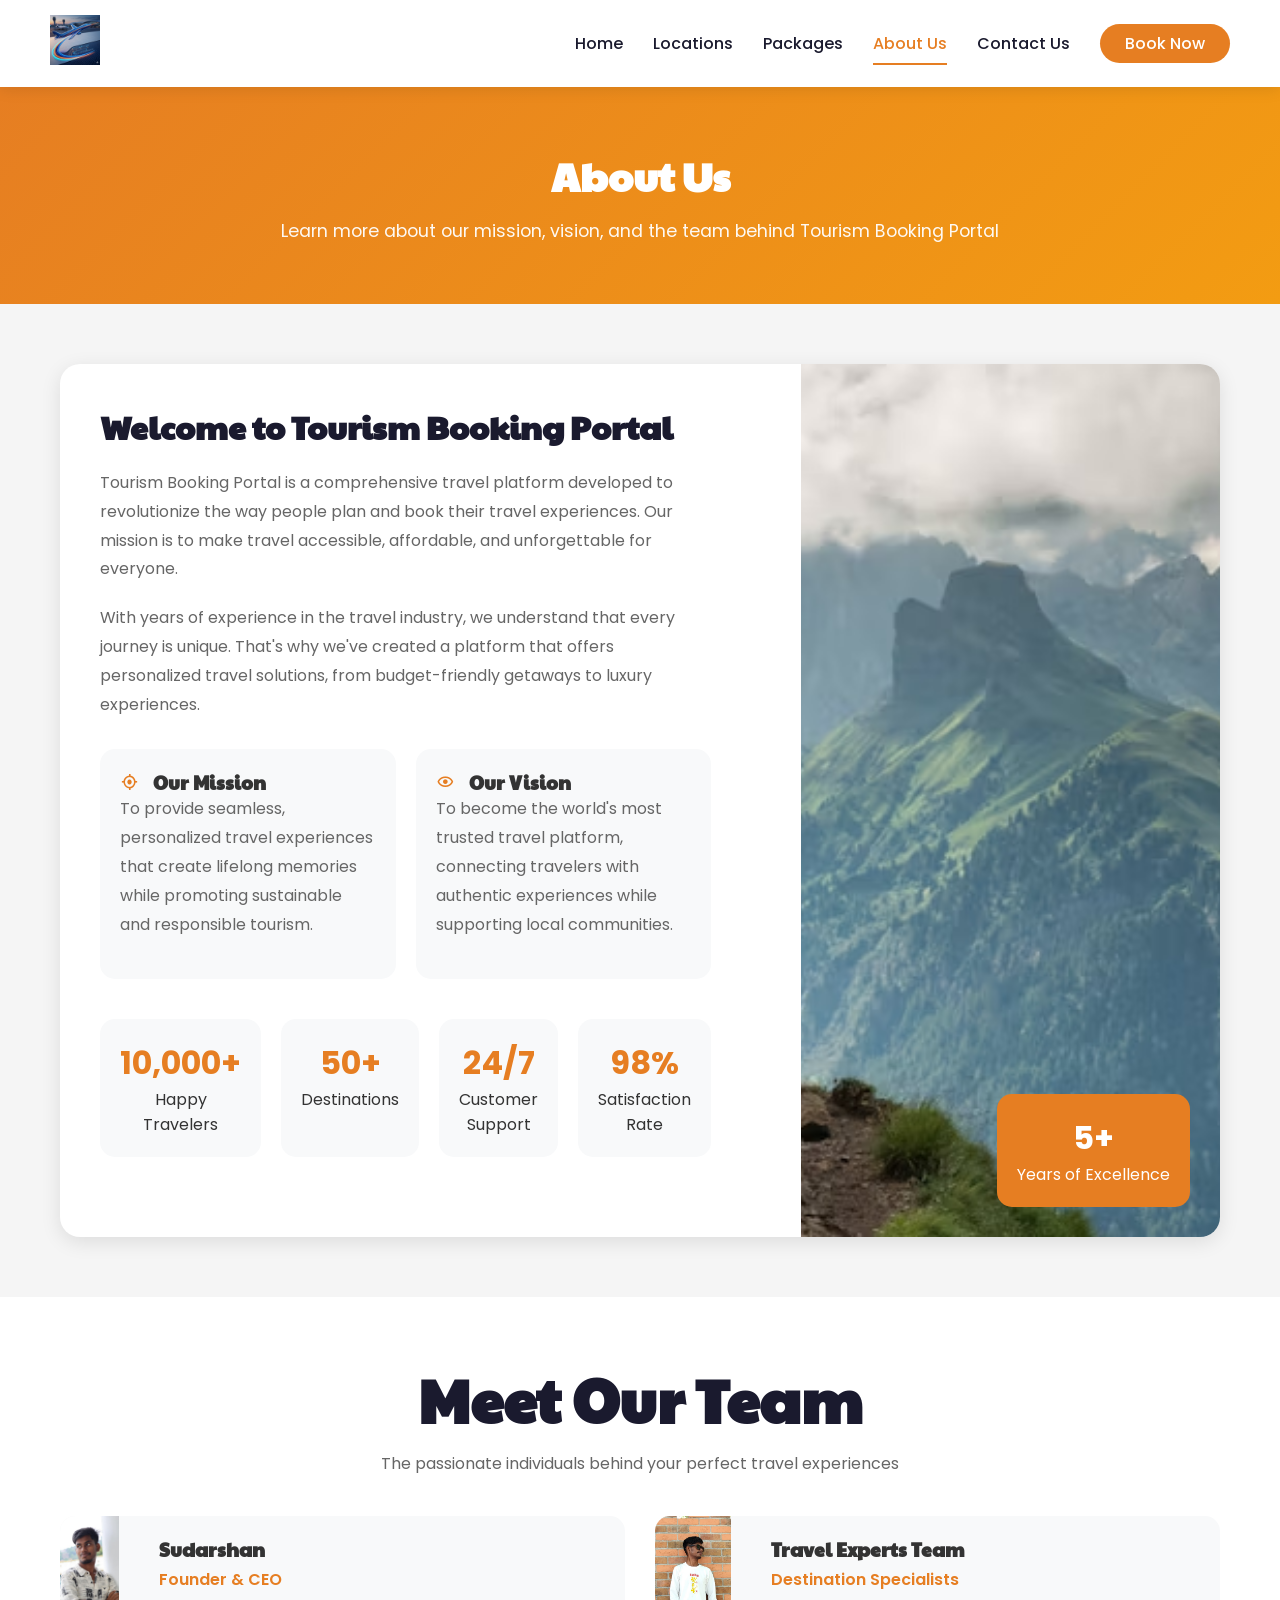
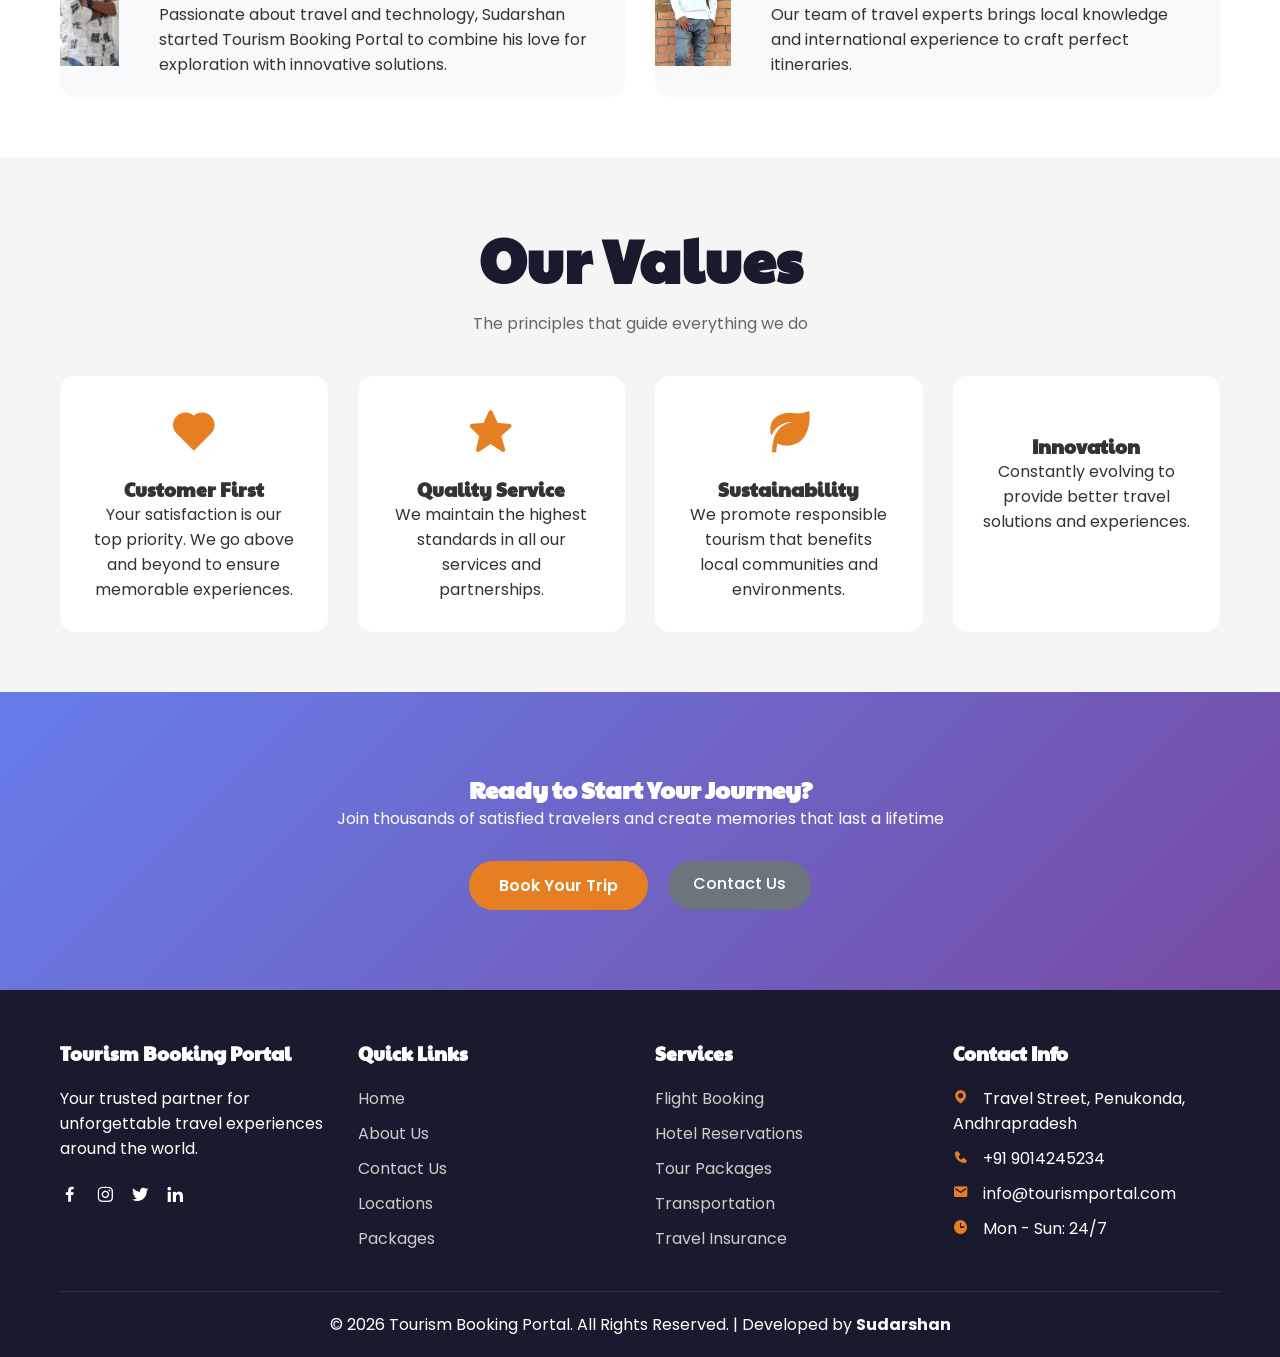
<file: about.html>
<!DOCTYPE html>
<html lang="en">
<head>
    <meta charset="UTF-8">
    <meta name="viewport" content="width=device-width, initial-scale=1.0">
    <title>About Us - Tourism Booking Portal</title>
    <link rel="icon" href="images/logo.png">
    <link rel="stylesheet" href="css/style.css">
    <link rel="preconnect" href="https://fonts.googleapis.com">
    <link rel="preconnect" href="https://fonts.gstatic.com" crossorigin>
    <link href="https://fonts.googleapis.com/css2?family=Paytone+One&family=Poppins:wght@100;200;300;400;500;600;700;800;900&display=swap" rel="stylesheet">
    <link rel="stylesheet" href="https://unpkg.com/boxicons@latest/css/boxicons.min.css">
    <style>
        .about-content {
            padding: 60px 0;
            background: #f5f5f5;
        }
        .about-main {
            display: grid;
            grid-template-columns: 1fr 1fr;
            gap: 50px;
            background: white;
            border-radius: 20px;
            overflow: hidden;
            box-shadow: 0 5px 20px rgba(0,0,0,0.1);
        }
        .about-text {
            padding: 40px;
        }
        .about-text h2 {
            font-size: 2rem;
            margin-bottom: 20px;
            color: #1a1a2e;
        }
        .about-text p {
            color: #666;
            line-height: 1.8;
            margin-bottom: 20px;
        }
        .mission-vision {
            display: grid;
            grid-template-columns: 1fr 1fr;
            gap: 20px;
            margin: 30px 0;
        }
        .mission, .vision {
            background: #f8f9fa;
            padding: 20px;
            border-radius: 15px;
        }
        .mission h3 i, .vision h3 i {
            color: #e67e22;
            margin-right: 10px;
        }
        .about-image {
            position: relative;
            min-height: 400px;
        }
        .about-image img {
            width: 100%;
            height: 100%;
            object-fit: cover;
        }
        .experience-badge {
            position: absolute;
            bottom: 30px;
            right: 30px;
            background: #e67e22;
            color: white;
            padding: 20px;
            border-radius: 15px;
            text-align: center;
        }
        .experience-badge .years {
            font-size: 2rem;
            font-weight: bold;
        }
        .stats-grid {
            display: grid;
            grid-template-columns: repeat(4, 1fr);
            gap: 20px;
            margin: 40px 0;
        }
        .stat-card {
            text-align: center;
            padding: 20px;
            background: #f8f9fa;
            border-radius: 15px;
        }
        .stat-number {
            font-size: 2rem;
            font-weight: bold;
            color: #e67e22;
        }
        .team-section {
            padding: 60px 0;
            background: white;
        }
        .team-grid {
            display: grid;
            grid-template-columns: repeat(auto-fit, minmax(300px, 1fr));
            gap: 30px;
            margin-top: 40px;
        }
        .team-member {
            display: flex;
            gap: 20px;
            background: #f8f9fa;
            border-radius: 15px;
            overflow: hidden;
        }
        .member-image {
            width: 150px;
            height: 150px;
        }
        .member-image img {
            width: 100%;
            height: 100%;
            object-fit: cover;
        }
        .member-info {
            padding: 20px;
        }
        .member-info h3 {
            margin-bottom: 5px;
        }
        .member-info .role {
            color: #e67e22;
            font-weight: 600;
            margin-bottom: 10px;
        }
        .values-section {
            padding: 60px 0;
            background: #f5f5f5;
        }
        .values-grid {
            display: grid;
            grid-template-columns: repeat(auto-fit, minmax(250px, 1fr));
            gap: 30px;
            margin-top: 40px;
        }
        .value-card {
            text-align: center;
            padding: 30px;
            background: white;
            border-radius: 15px;
            transition: transform 0.3s;
        }
        .value-card:hover {
            transform: translateY(-5px);
        }
        .value-card i {
            font-size: 50px;
            color: #e67e22;
            margin-bottom: 20px;
        }
        @media (max-width: 768px) {
            .about-main {
                grid-template-columns: 1fr;
            }
            .mission-vision {
                grid-template-columns: 1fr;
            }
            .stats-grid {
                grid-template-columns: repeat(2, 1fr);
            }
            .team-member {
                flex-direction: column;
                text-align: center;
            }
            .member-image {
                width: 100%;
                height: 200px;
            }
        }
    </style>
</head>
<body>
    <!-- Navigation -->
    <nav>
        <a href="index.html" class="logo-link">
            <img src="images/logo.png" class="logo" alt="Tourism Booking Portal">
        </a>
        <ul class="navbar">
            <li><a href="index.html">Home</a></li>
            <li><a href="locations.html">Locations</a></li>
            <li><a href="packages.html">Packages</a></li>
            <li><a href="about.html" class="active">About Us</a></li>
            <li><a href="contact.html">Contact Us</a></li>
            <li><a href="register.html" class="register-btn">Book Now</a></li>
        </ul>
        <div class="bx bx-menu" id="menu-icon"></div>
    </nav>

    <!-- Page Header -->
    <section class="page-header">
        <div class="container">
            <h1>About Us</h1>
            <p>Learn more about our mission, vision, and the team behind Tourism Booking Portal</p>
        </div>
    </section>

    <!-- About Content -->
    <section class="about-content">
        <div class="container">
            <div class="about-main">
                <div class="about-text">
                    <h2>Welcome to Tourism Booking Portal</h2>
                    <p>Tourism Booking Portal is a comprehensive travel platform developed to revolutionize the way people plan and book their travel experiences. Our mission is to make travel accessible, affordable, and unforgettable for everyone.</p>
                    <p>With years of experience in the travel industry, we understand that every journey is unique. That's why we've created a platform that offers personalized travel solutions, from budget-friendly getaways to luxury experiences.</p>
                    
                    <div class="mission-vision">
                        <div class="mission">
                            <h3><i class='bx bx-target-lock'></i> Our Mission</h3>
                            <p>To provide seamless, personalized travel experiences that create lifelong memories while promoting sustainable and responsible tourism.</p>
                        </div>
                        <div class="vision">
                            <h3><i class='bx bx-show'></i> Our Vision</h3>
                            <p>To become the world's most trusted travel platform, connecting travelers with authentic experiences while supporting local communities.</p>
                        </div>
                    </div>
                    
                    <div class="stats-grid">
                        <div class="stat-card">
                            <div class="stat-number">10,000+</div>
                            <div>Happy Travelers</div>
                        </div>
                        <div class="stat-card">
                            <div class="stat-number">50+</div>
                            <div>Destinations</div>
                        </div>
                        <div class="stat-card">
                            <div class="stat-number">24/7</div>
                            <div>Customer Support</div>
                        </div>
                        <div class="stat-card">
                            <div class="stat-number">98%</div>
                            <div>Satisfaction Rate</div>
                        </div>
                    </div>
                </div>
                <div class="about-image">
                    <img src="images/about-img.jpeg" alt="About Us" onerror="this.src='images/about-img.jpg'">
                    <div class="experience-badge">
                        <div class="years">5+</div>
                        <div>Years of Excellence</div>
                    </div>
                </div>
            </div>
        </div>
    </section>

    <!-- Team Section -->
    <section class="team-section">
        <div class="container">
            <div class="section-title">
                <h2>Meet Our Team</h2>
                <p>The passionate individuals behind your perfect travel experiences</p>
            </div>
            <div class="team-grid">
                <div class="team-member">
                    <div class="member-image">
                        <img src="images/team-founder.jpg" alt="Founder" onerror="this.src='images/bgimg.jpg'">
                    </div>
                    <div class="member-info">
                        <h3>Sudarshan</h3>
                        <p class="role">Founder & CEO</p>
                        <p>Passionate about travel and technology, Sudarshan started Tourism Booking Portal to combine his love for exploration with innovative solutions.</p>
                    </div>
                </div>
                <div class="team-member">
                    <div class="member-image">
                        <img src="images/team-expert.jpg" alt="Travel Expert" onerror="this.src='images/bgimg.jpg'">
                    </div>
                    <div class="member-info">
                        <h3>Travel Experts Team</h3>
                        <p class="role">Destination Specialists</p>
                        <p>Our team of travel experts brings local knowledge and international experience to craft perfect itineraries.</p>
                    </div>
                </div>
            </div>
        </div>
    </section>

    <!-- Values Section -->
    <section class="values-section">
        <div class="container">
            <div class="section-title">
                <h2>Our Values</h2>
                <p>The principles that guide everything we do</p>
            </div>
            <div class="values-grid">
                <div class="value-card">
                    <i class='bx bxs-heart'></i>
                    <h3>Customer First</h3>
                    <p>Your satisfaction is our top priority. We go above and beyond to ensure memorable experiences.</p>
                </div>
                <div class="value-card">
                    <i class='bx bxs-star'></i>
                    <h3>Quality Service</h3>
                    <p>We maintain the highest standards in all our services and partnerships.</p>
                </div>
                <div class="value-card">
                    <i class='bx bxs-leaf'></i>
                    <h3>Sustainability</h3>
                    <p>We promote responsible tourism that benefits local communities and environments.</p>
                </div>
                <div class="value-card">
                    <i class='bx bxs-innovation'></i>
                    <h3>Innovation</h3>
                    <p>Constantly evolving to provide better travel solutions and experiences.</p>
                </div>
            </div>
        </div>
    </section>

    <!-- CTA Section -->
    <section class="newsletter">
        <div class="container">
            <div class="newsletter-content">
                <h2>Ready to Start Your Journey?</h2>
                <p>Join thousands of satisfied travelers and create memories that last a lifetime</p>
                <div class="cta-buttons" style="display: flex; gap: 20px; justify-content: center; margin-top: 30px;">
                    <a href="register.html" class="btn">Book Your Trip</a>
                    <a href="contact.html" class="btn-secondary">Contact Us</a>
                </div>
            </div>
        </div>
    </section>

    <!-- Footer -->
    <footer>
        <div class="container">
            <div class="footer-content">
                <div class="footer-column">
                    <h3>Tourism Booking Portal</h3>
                    <p>Your trusted partner for unforgettable travel experiences around the world.</p>
                    <div class="social-links">
                        <a href="https://www.facebook.com/share/1Fr5RTMqN9/"><i class='bx bxl-facebook'></i></a>
                        <a href="https://www.instagram.com/sudarshan27_?igsh=NzQ1YjJlYm9oYTVn"><i class='bx bxl-instagram'></i></a>
                        <a href="#"><i class='bx bxl-twitter'></i></a>
                        <a href="https://www.linkedin.com/in/sudarshan27"><i class='bx bxl-linkedin'></i></a>
                    </div>
                </div>
                <div class="footer-column">
                    <h3>Quick Links</h3>
                    <ul class="footer-links">
                        <li><a href="index.html">Home</a></li>
                        <li><a href="about.html">About Us</a></li>
                        <li><a href="contact.html">Contact Us</a></li>
                        <li><a href="locations.html">Locations</a></li>
                        <li><a href="packages.html">Packages</a></li>
                    </ul>
                </div>
                <div class="footer-column">
                    <h3>Services</h3>
                    <ul class="footer-links">
                        <li><a href="#">Flight Booking</a></li>
                        <li><a href="#">Hotel Reservations</a></li>
                        <li><a href="#">Tour Packages</a></li>
                        <li><a href="#">Transportation</a></li>
                        <li><a href="#">Travel Insurance</a></li>
                    </ul>
                </div>
                <div class="footer-column">
                    <h3>Contact Info</h3>
                    <ul class="footer-contact">
                        <li><i class='bx bxs-map'></i> Travel Street, Penukonda, Andhrapradesh</li>
                        <li><i class='bx bxs-phone'></i> +91 9014245234</li>
                        <li><i class='bx bxs-envelope'></i> info@tourismportal.com</li>
                        <li><i class='bx bxs-time'></i> Mon - Sun: 24/7</li>
                    </ul>
                </div>
            </div>
            <div class="footer-bottom">
                <p>&copy; <span id="currentYear"></span> Tourism Booking Portal. All Rights Reserved. | Developed by <strong>Sudarshan</strong></p>
            </div>
        </div>
    </footer>

    <script src="js/main.js"></script>
</body>
</html>
</file>
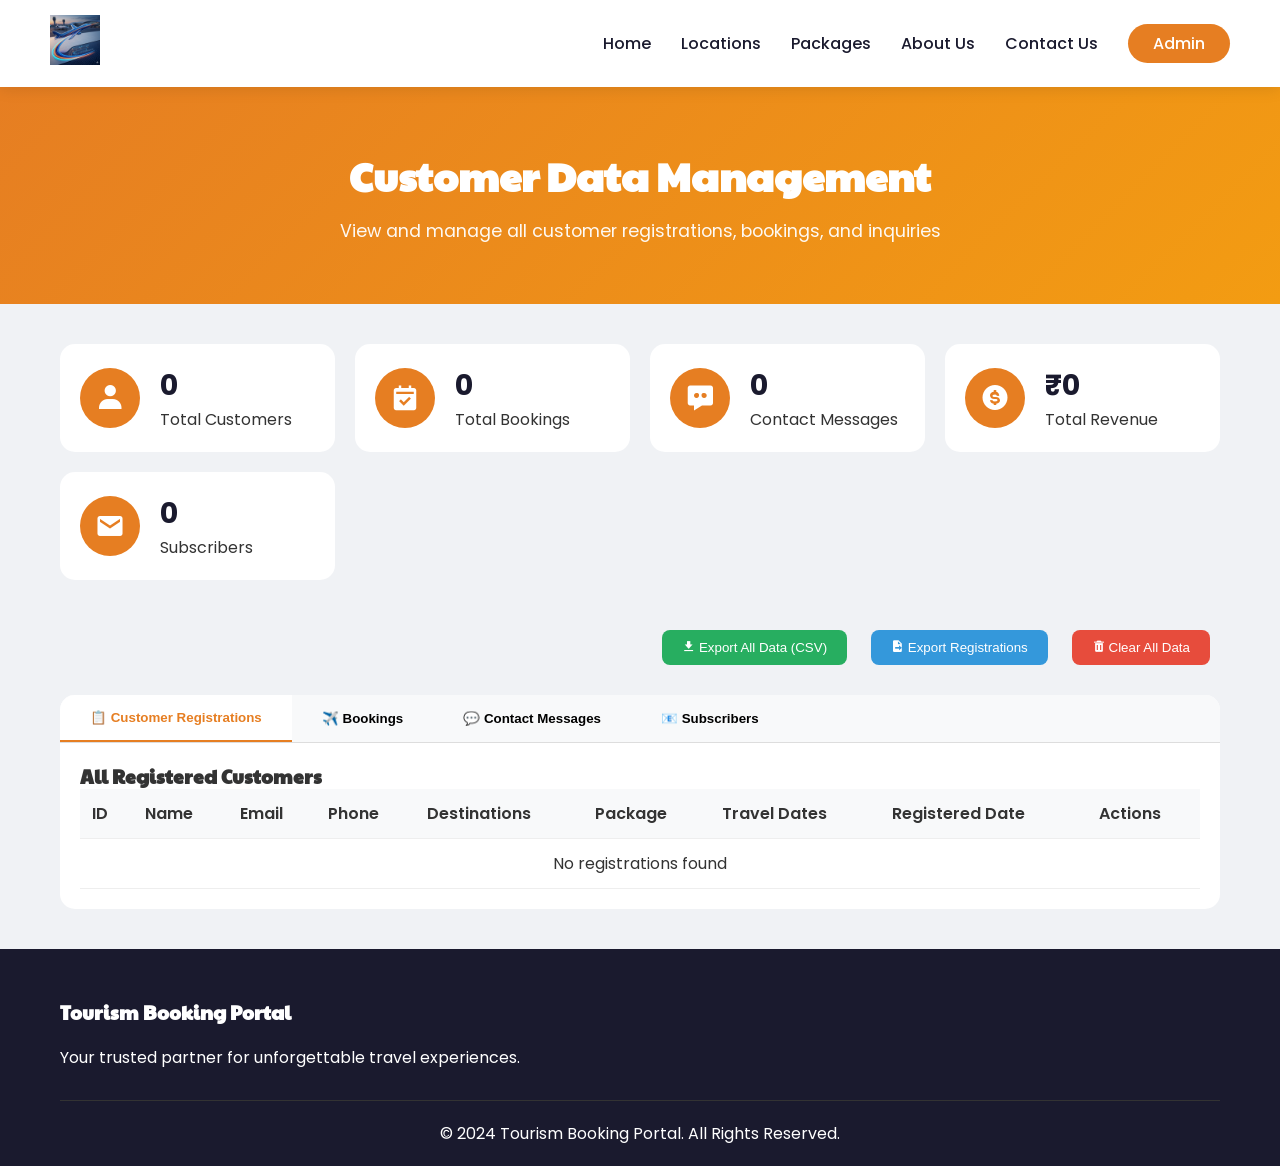
<file: admin.htm>
<!DOCTYPE html>
<html lang="en">
<head>
    <meta charset="UTF-8">
    <meta name="viewport" content="width=device-width, initial-scale=1.0">
    <title>Admin Panel - Customer Data</title>
    <link rel="icon" href="images/logo.png">
    <link rel="stylesheet" href="css/style.css">
    <link href="https://fonts.googleapis.com/css2?family=Paytone+One&family=Poppins:wght@100;200;300;400;500;600;700;800;900&display=swap" rel="stylesheet">
    <link rel="stylesheet" href="https://unpkg.com/boxicons@latest/css/boxicons.min.css">
    <style>
        .admin-body { background: #f0f2f5; }
        .admin-dashboard { padding: 40px 0; }
        .dashboard-stats { display: grid; grid-template-columns: repeat(4, 1fr); gap: 20px; margin-bottom: 40px; }
        .admin-stat { background: white; border-radius: 15px; padding: 20px; display: flex; align-items: center; gap: 20px; }
        .stat-icon { width: 60px; height: 60px; background: #e67e22; border-radius: 50%; display: flex; align-items: center; justify-content: center; }
        .stat-icon i { font-size: 30px; color: white; }
        .stat-number { font-size: 1.8rem; font-weight: bold; color: #1a1a2e; }
        .admin-tabs { background: white; border-radius: 15px; overflow: hidden; }
        .tab-buttons { display: flex; background: #f8f9fa; border-bottom: 1px solid #ddd; flex-wrap: wrap; }
        .tab-button { padding: 15px 30px; background: none; border: none; cursor: pointer; font-weight: 600; }
        .tab-button.active { background: white; color: #e67e22; border-bottom: 2px solid #e67e22; }
        .tab-content { display: none; padding: 20px; overflow-x: auto; }
        .tab-content.active { display: block; }
        .admin-table { width: 100%; border-collapse: collapse; min-width: 800px; }
        .admin-table th, .admin-table td { padding: 12px; text-align: left; border-bottom: 1px solid #eee; }
        .admin-table th { background: #f8f9fa; font-weight: 600; }
        .status-badge { padding: 5px 10px; border-radius: 20px; font-size: 12px; }
        .status-badge.confirmed, .status-badge.active { background: #27ae60; color: white; }
        .status-badge.pending, .status-badge.unread { background: #f39c12; color: white; }
        .action-icon { background: none; border: none; cursor: pointer; font-size: 18px; margin: 0 5px; color: #666; }
        .action-icon:hover { color: #e67e22; }
        .export-btn { background: #27ae60; color: white; padding: 10px 20px; border: none; border-radius: 8px; cursor: pointer; margin: 10px; }
        .export-btn:hover { background: #219a52; }
        @media (max-width: 768px) { .dashboard-stats { grid-template-columns: repeat(2, 1fr); } }
    </style>
</head>
<body class="admin-body">
    <nav>
        <a href="index.html" class="logo-link"><img src="images/logo.png" class="logo" alt="Tourism Booking Portal"></a>
        <ul class="navbar">
            <li><a href="index.html">Home</a></li>
            <li><a href="locations.html">Locations</a></li>
            <li><a href="packages.html">Packages</a></li>
            <li><a href="about.html">About Us</a></li>
            <li><a href="contact.html">Contact Us</a></li>
            <li><a href="admin.html" class="register-btn active">Admin</a></li>
        </ul>
        <div class="bx bx-menu" id="menu-icon"></div>
    </nav>

    <section class="page-header"><div class="container"><h1>Customer Data Management</h1><p>View and manage all customer registrations, bookings, and inquiries</p></div></section>

    <section class="admin-dashboard"><div class="container">
        <div class="dashboard-stats" id="dashboardStats"></div>

        <div style="text-align: right; margin-bottom: 20px;">
            <button class="export-btn" onclick="exportAllData()"><i class='bx bxs-download'></i> Export All Data (CSV)</button>
            <button class="export-btn" onclick="exportRegistrations()" style="background: #3498db;"><i class='bx bxs-file-export'></i> Export Registrations</button>
            <button class="export-btn" onclick="clearAllData()" style="background: #e74c3c;"><i class='bx bxs-trash'></i> Clear All Data</button>
        </div>

        <div class="admin-tabs">
            <div class="tab-buttons">
                <button class="tab-button active" data-tab="registrations">📋 Customer Registrations</button>
                <button class="tab-button" data-tab="bookings">✈️ Bookings</button>
                <button class="tab-button" data-tab="contacts">💬 Contact Messages</button>
                <button class="tab-button" data-tab="subscribers">📧 Subscribers</button>
            </div>
            
            <div class="tab-content active" id="registrations-tab">
                <h3>All Registered Customers</h3>
                <table class="admin-table">
                    <thead><tr><th>ID</th><th>Name</th><th>Email</th><th>Phone</th><th>Destinations</th><th>Package</th><th>Travel Dates</th><th>Registered Date</th><th>Actions</th></tr></thead>
                    <tbody id="registrationsTable"></tbody>
                </table>
            </div>
            
            <div class="tab-content" id="bookings-tab">
                <h3>All Booking Records</h3>
                <table class="admin-table">
                    <thead><tr><th>ID</th><th>Customer Name</th><th>Destination</th><th>Travel Date</th><th>Travelers</th><th>Amount</th><th>Status</th><th>Booking Date</th><th>Actions</th></tr></thead>
                    <tbody id="bookingsTable"></tbody>
                </table>
            </div>
            
            <div class="tab-content" id="contacts-tab">
                <h3>Contact Form Messages</h3>
                <table class="admin-table">
                    <thead><tr><th>ID</th><th>Name</th><th>Email</th><th>Subject</th><th>Message</th><th>Status</th><th>Received</th><th>Actions</th></tr></thead>
                    <tbody id="contactsTable"></tbody>
                </table>
            </div>
            
            <div class="tab-content" id="subscribers-tab">
                <h3>Newsletter Subscribers</h3>
                <table class="admin-table">
                    <thead><tr><th>ID</th><th>Email</th><th>Subscribed Date</th><th>Actions</th></tr></thead>
                    <tbody id="subscribersTable"></tbody>
                </table>
            </div>
        </div>
    </div></section>

    <footer><div class="container"><div class="footer-content"><div class="footer-column"><h3>Tourism Booking Portal</h3><p>Your trusted partner for unforgettable travel experiences.</p></div></div><div class="footer-bottom"><p>&copy; 2024 Tourism Booking Portal. All Rights Reserved.</p></div></div></footer>

    <script>
        // Load all data
        function loadAllData() {
            loadRegistrations();
            loadBookings();
            loadContacts();
            loadSubscribers();
            updateStats();
        }
        
        // Load registrations
        function loadRegistrations() {
            const registrations = JSON.parse(localStorage.getItem('user_registrations') || '[]');
            const tbody = document.getElementById('registrationsTable');
            if (registrations.length === 0) {
                tbody.innerHTML = '<tr><td colspan="9" style="text-align:center;">No registrations found</td></tr>';
            } else {
                tbody.innerHTML = registrations.map(reg => `
                    <tr>
                        <td>#${reg.id}</td>
                        <td>${reg.firstName || ''} ${reg.lastName || ''}</td>
                        <td>${reg.email || 'N/A'}</td>
                        <td>${reg.phone || 'N/A'}</td>
                        <td>${reg.destinations ? reg.destinations.join(', ') : 'N/A'}</td>
                        <td>${reg.package || 'N/A'}</td>
                        <td>${reg.departure ? reg.departure + ' to ' + reg.return : 'N/A'}</td>
                        <td>${new Date(reg.registeredDate).toLocaleDateString()}</td>
                        <td>
                            <button class="action-icon" onclick="viewCustomer(${reg.id})"><i class='bx bx-show'></i></button>
                            <button class="action-icon" onclick="deleteRegistration(${reg.id})"><i class='bx bx-trash'></i></button>
                        </td>
                    </tr>
                `).join('');
            }
        }
        
        // Load bookings
        function loadBookings() {
            const bookings = JSON.parse(localStorage.getItem('admin_bookings') || '[]');
            const tbody = document.getElementById('bookingsTable');
            if (bookings.length === 0) {
                tbody.innerHTML = '<tr><td colspan="9" style="text-align:center;">No bookings found</td></tr>';
            } else {
                tbody.innerHTML = bookings.map(booking => `
                    <tr>
                        <td>#${booking.id}</td>
                        <td>${booking.customerName || 'N/A'}</td>
                        <td>${booking.destination || 'N/A'}</td>
                        <td>${booking.travelDate || 'N/A'}</td>
                        <td>${booking.travelers || 1}</td>
                        <td>₹${parseInt(booking.amount || 0).toLocaleString()}</td>
                        <td><span class="status-badge ${booking.status || 'pending'}">${booking.status || 'pending'}</span></td>
                        <td>${new Date(booking.bookingDate).toLocaleDateString()}</td>
                        <td><button class="action-icon" onclick="deleteBooking(${booking.id})"><i class='bx bx-trash'></i></button></td>
                    </tr>
                `).join('');
            }
        }
        
        // Load contacts
        function loadContacts() {
            const contacts = JSON.parse(localStorage.getItem('admin_contacts') || '[]');
            const tbody = document.getElementById('contactsTable');
            if (contacts.length === 0) {
                tbody.innerHTML = '<tr><td colspan="8" style="text-align:center;">No messages found</td></tr>';
            } else {
                tbody.innerHTML = contacts.map(contact => `
                    <tr>
                        <td>#${contact.id}</td>
                        <td>${contact.name || 'N/A'}</td>
                        <td>${contact.email || 'N/A'}</td>
                        <td>${contact.subject || 'N/A'}</td>
                        <td>${(contact.message || '').substring(0, 50)}...</td>
                        <td><span class="status-badge ${contact.status || 'unread'}">${contact.status || 'unread'}</span></td>
                        <td>${new Date(contact.date).toLocaleDateString()}</td>
                        <td><button class="action-icon" onclick="deleteMessage(${contact.id})"><i class='bx bx-trash'></i></button></td>
                    </tr>
                `).join('');
            }
        }
        
        // Load subscribers
        function loadSubscribers() {
            const subscribers = JSON.parse(localStorage.getItem('newsletter_subscribers') || '[]');
            const tbody = document.getElementById('subscribersTable');
            if (subscribers.length === 0) {
                tbody.innerHTML = '<tr><td colspan="3" style="text-align:center;">No subscribers found</td></tr>';
            } else {
                tbody.innerHTML = subscribers.map((email, index) => `
                    <tr>
                        <td>#${index + 1}</td>
                        <td>${email}</td>
                        <td>Subscribed</td>
                        <td><button class="action-icon" onclick="deleteSubscriber('${email}')"><i class='bx bx-trash'></i></button></td>
                    </tr>
                `).join('');
            }
        }
        
        // Update dashboard stats
        function updateStats() {
            const registrations = JSON.parse(localStorage.getItem('user_registrations') || '[]');
            const bookings = JSON.parse(localStorage.getItem('admin_bookings') || '[]');
            const contacts = JSON.parse(localStorage.getItem('admin_contacts') || '[]');
            const subscribers = JSON.parse(localStorage.getItem('newsletter_subscribers') || '[]');
            const totalRevenue = bookings.reduce((sum, b) => sum + (parseInt(b.amount) || 0), 0);
            
            document.getElementById('dashboardStats').innerHTML = `
                <div class="admin-stat"><div class="stat-icon"><i class='bx bxs-user'></i></div><div><div class="stat-number">${registrations.length}</div><div>Total Customers</div></div></div>
                <div class="admin-stat"><div class="stat-icon"><i class='bx bxs-calendar-check'></i></div><div><div class="stat-number">${bookings.length}</div><div>Total Bookings</div></div></div>
                <div class="admin-stat"><div class="stat-icon"><i class='bx bxs-message-dots'></i></div><div><div class="stat-number">${contacts.length}</div><div>Contact Messages</div></div></div>
                <div class="admin-stat"><div class="stat-icon"><i class='bx bxs-dollar-circle'></i></div><div><div class="stat-number">₹${totalRevenue.toLocaleString()}</div><div>Total Revenue</div></div></div>
                <div class="admin-stat"><div class="stat-icon"><i class='bx bxs-envelope'></i></div><div><div class="stat-number">${subscribers.length}</div><div>Subscribers</div></div></div>
            `;
        }
        
        // View customer details
        function viewCustomer(id) {
            const registrations = JSON.parse(localStorage.getItem('user_registrations') || '[]');
            const customer = registrations.find(r => r.id === id);
            if (customer) {
                alert(`📋 CUSTOMER DETAILS\n\nName: ${customer.firstName} ${customer.lastName}\nEmail: ${customer.email}\nPhone: ${customer.phone}\nAge: ${customer.age}\nGender: ${customer.gender}\nDestinations: ${customer.destinations ? customer.destinations.join(', ') : 'N/A'}\nPackage: ${customer.package}\nTravel Dates: ${customer.departure} to ${customer.return}\nRegistered: ${new Date(customer.registeredDate).toLocaleString()}`);
            }
        }
        
        // Delete functions
        function deleteRegistration(id) {
            if (confirm('Delete this registration?')) {
                let registrations = JSON.parse(localStorage.getItem('user_registrations') || '[]');
                registrations = registrations.filter(r => r.id !== id);
                localStorage.setItem('user_registrations', JSON.stringify(registrations));
                loadRegistrations();
                updateStats();
            }
        }
        
        function deleteBooking(id) {
            if (confirm('Delete this booking?')) {
                let bookings = JSON.parse(localStorage.getItem('admin_bookings') || '[]');
                bookings = bookings.filter(b => b.id !== id);
                localStorage.setItem('admin_bookings', JSON.stringify(bookings));
                loadBookings();
                updateStats();
            }
        }
        
        function deleteMessage(id) {
            if (confirm('Delete this message?')) {
                let contacts = JSON.parse(localStorage.getItem('admin_contacts') || '[]');
                contacts = contacts.filter(c => c.id !== id);
                localStorage.setItem('admin_contacts', JSON.stringify(contacts));
                loadContacts();
                updateStats();
            }
        }
        
        function deleteSubscriber(email) {
            if (confirm(`Remove ${email} from subscribers?`)) {
                let subscribers = JSON.parse(localStorage.getItem('newsletter_subscribers') || '[]');
                subscribers = subscribers.filter(e => e !== email);
                localStorage.setItem('newsletter_subscribers', JSON.stringify(subscribers));
                loadSubscribers();
                updateStats();
            }
        }
        
        // Export functions
        function exportRegistrations() {
            const registrations = JSON.parse(localStorage.getItem('user_registrations') || '[]');
            if (registrations.length === 0) {
                alert('No registrations to export');
                return;
            }
            
            let csv = "ID,First Name,Last Name,Email,Phone,Age,Gender,Destinations,Package,Travel Dates,Requirements,Registered Date\n";
            registrations.forEach(reg => {
                csv += `"${reg.id}","${reg.firstName || ''}","${reg.lastName || ''}","${reg.email || ''}","${reg.phone || ''}","${reg.age || ''}","${reg.gender || ''}","${reg.destinations ? reg.destinations.join(';') : ''}","${reg.package || ''}","${reg.departure || ''} to ${reg.return || ''}","${reg.requirements || ''}","${new Date(reg.registeredDate).toLocaleString()}"\n`;
            });
            
            downloadCSV(csv, 'customer_registrations.csv');
        }
        
        function exportAllData() {
            const data = {
                registrations: JSON.parse(localStorage.getItem('user_registrations') || '[]'),
                bookings: JSON.parse(localStorage.getItem('admin_bookings') || '[]'),
                contacts: JSON.parse(localStorage.getItem('admin_contacts') || '[]'),
                subscribers: JSON.parse(localStorage.getItem('newsletter_subscribers') || '[]'),
                exportDate: new Date().toISOString()
            };
            
            const blob = new Blob([JSON.stringify(data, null, 2)], {type: 'application/json'});
            const url = URL.createObjectURL(blob);
            const a = document.createElement('a');
            a.href = url;
            a.download = `all_customer_data_${new Date().toISOString().split('T')[0]}.json`;
            a.click();
            URL.revokeObjectURL(url);
            alert('Data exported successfully!');
        }
        
        function clearAllData() {
            if (confirm('⚠️ WARNING: This will delete ALL customer data! Are you sure?')) {
                if (confirm('FINAL CONFIRMATION: This action cannot be undone. Delete all data?')) {
                    localStorage.removeItem('user_registrations');
                    localStorage.removeItem('admin_bookings');
                    localStorage.removeItem('admin_contacts');
                    localStorage.removeItem('newsletter_subscribers');
                    loadAllData();
                    alert('All data has been cleared.');
                }
            }
        }
        
        function downloadCSV(csv, filename) {
            const blob = new Blob([csv], {type: 'text/csv'});
            const url = URL.createObjectURL(blob);
            const a = document.createElement('a');
            a.href = url;
            a.download = filename;
            a.click();
            URL.revokeObjectURL(url);
        }
        
        // Tab switching
        document.querySelectorAll('.tab-button').forEach(button => {
            button.addEventListener('click', () => {
                const tabName = button.getAttribute('data-tab');
                document.querySelectorAll('.tab-button').forEach(btn => btn.classList.remove('active'));
                button.classList.add('active');
                document.querySelectorAll('.tab-content').forEach(content => content.classList.remove('active'));
                document.getElementById(`${tabName}-tab`).classList.add('active');
            });
        });
        
        // Mobile menu
        const menuIcon = document.getElementById('menu-icon');
        const navbar = document.querySelector('.navbar');
        if (menuIcon) {
            menuIcon.addEventListener('click', () => {
                navbar.classList.toggle('active');
                menuIcon.classList.toggle('bx-x');
            });
        }
        
        // Initialize
        loadAllData();
    </script>
</body>
</html>
</file>
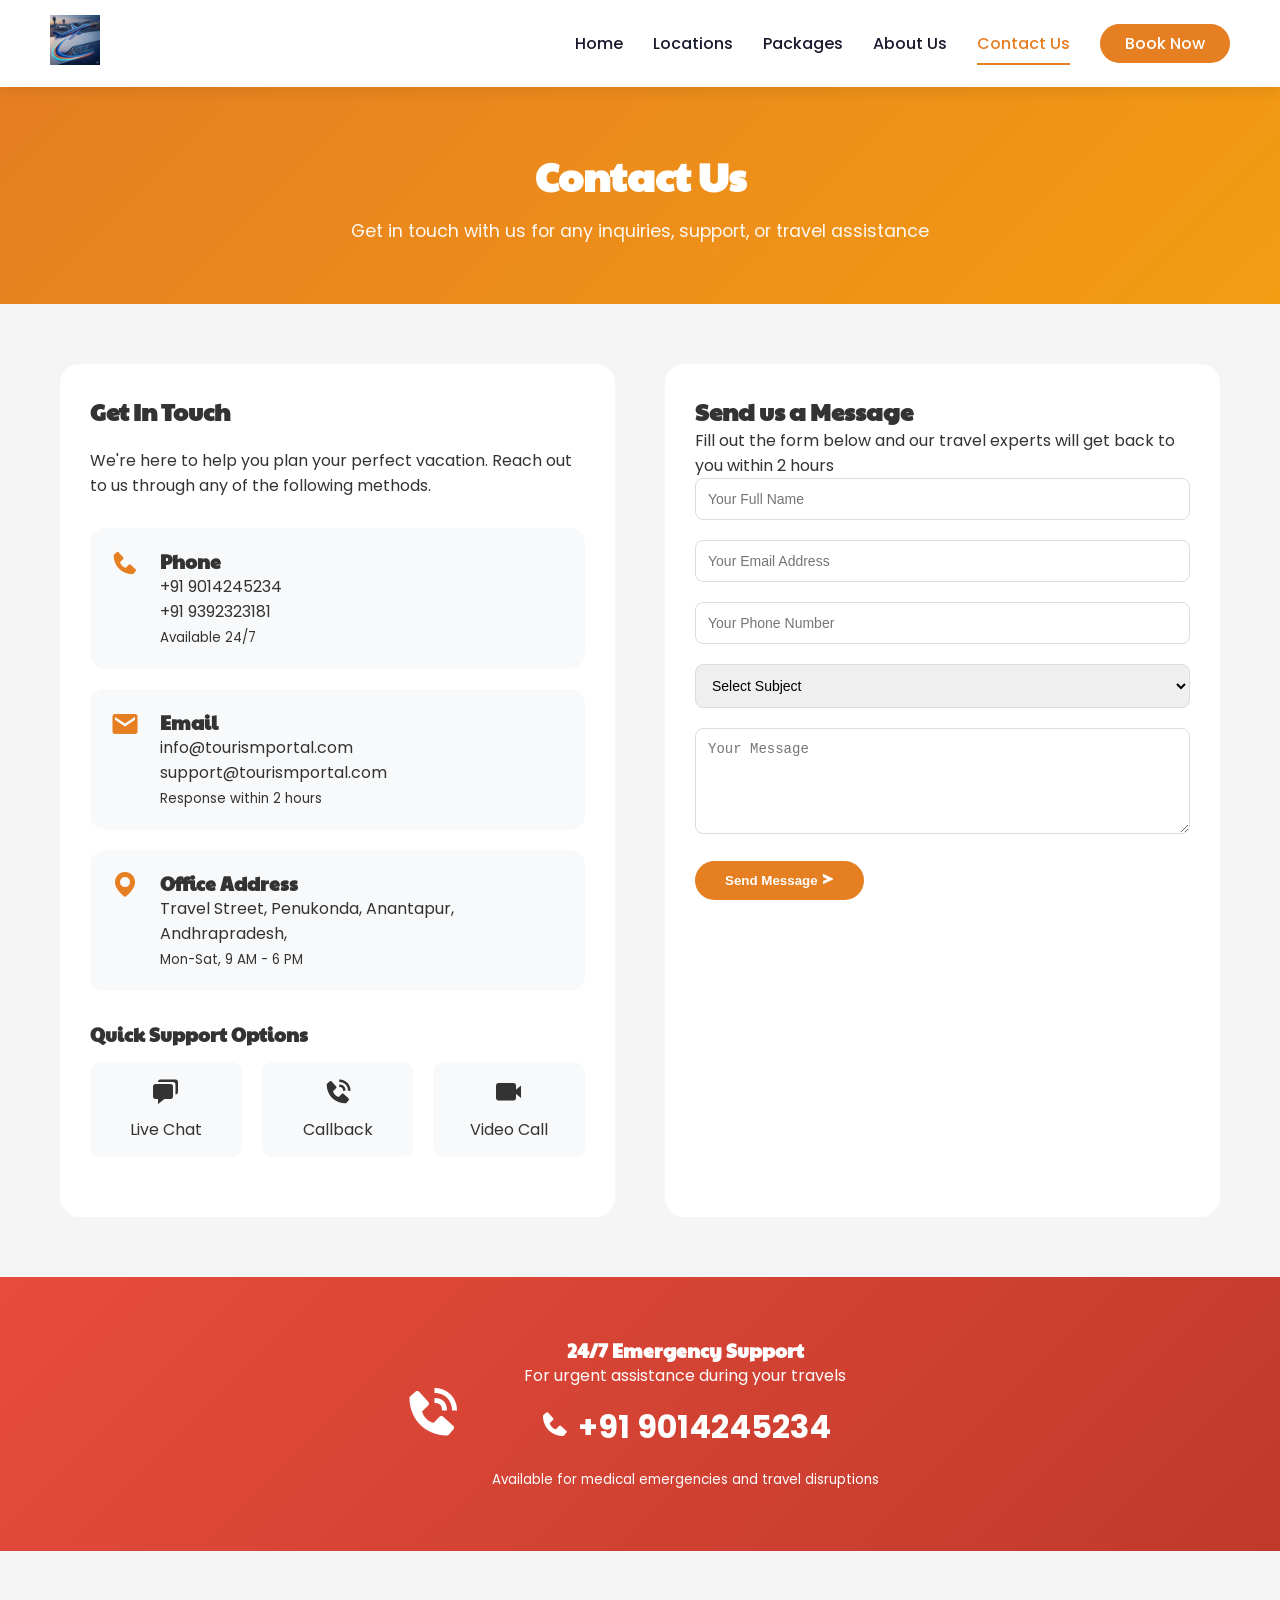
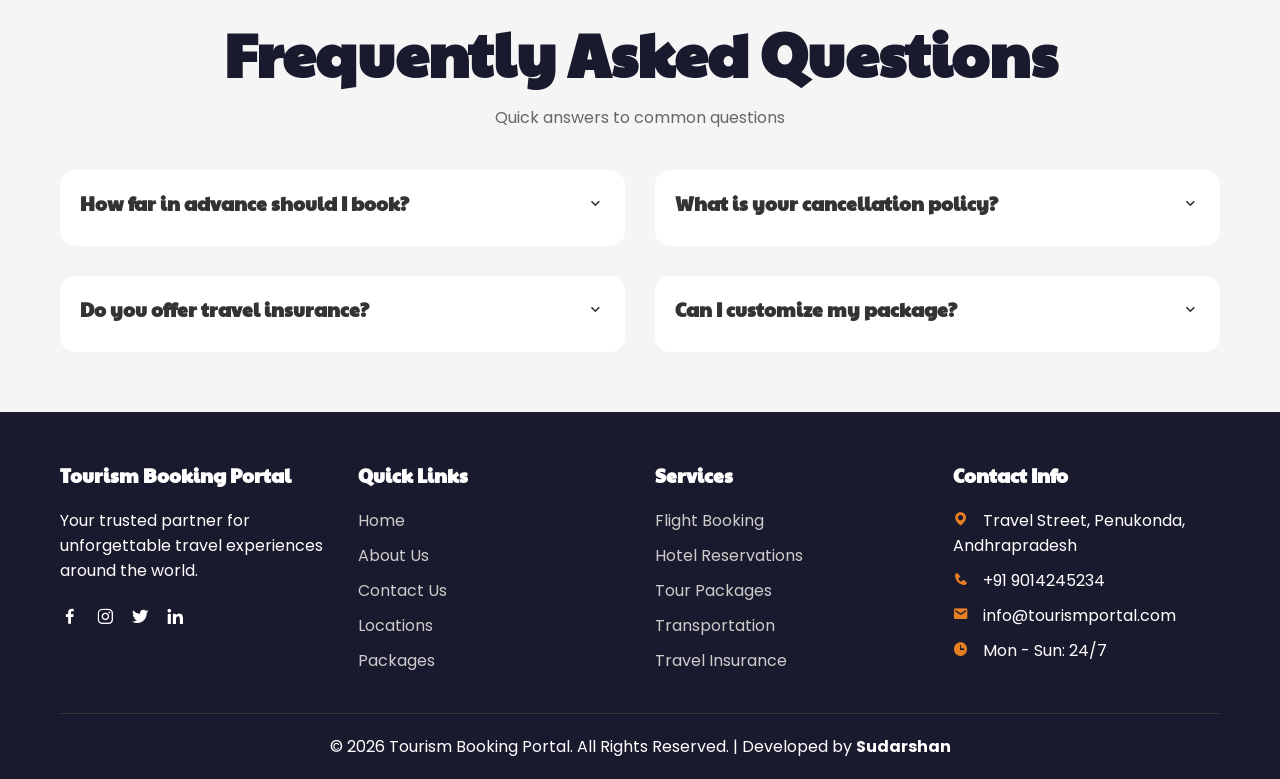
<file: contact.html>
<!DOCTYPE html>
<html lang="en">
<head>
    <meta charset="UTF-8">
    <meta name="viewport" content="width=device-width, initial-scale=1.0">
    <title>Contact Us - Tourism Booking Portal</title>
    <link rel="icon" href="images/logo.png">
    <link rel="stylesheet" href="css/style.css">
    <link rel="preconnect" href="https://fonts.googleapis.com">
    <link rel="preconnect" href="https://fonts.gstatic.com" crossorigin>
    <link href="https://fonts.googleapis.com/css2?family=Paytone+One&family=Poppins:wght@100;200;300;400;500;600;700;800;900&display=swap" rel="stylesheet">
    <link rel="stylesheet" href="https://unpkg.com/boxicons@latest/css/boxicons.min.css">
    <style>
        .contact-section {
            padding: 60px 0;
            background: #f5f5f5;
        }
        .contact-content {
            display: grid;
            grid-template-columns: 1fr 1fr;
            gap: 50px;
        }
        .contact-info {
            background: white;
            padding: 30px;
            border-radius: 20px;
        }
        .contact-info h2 {
            margin-bottom: 20px;
        }
        .contact-methods {
            margin: 30px 0;
        }
        .contact-method {
            display: flex;
            gap: 20px;
            padding: 20px;
            background: #f8f9fa;
            border-radius: 15px;
            margin-bottom: 20px;
            transition: transform 0.3s;
        }
        .contact-method:hover {
            transform: translateX(5px);
        }
        .method-icon i {
            font-size: 30px;
            color: #e67e22;
        }
        .quick-support {
            margin: 30px 0;
        }
        .support-options {
            display: flex;
            gap: 20px;
            margin-top: 15px;
            flex-wrap: wrap;
        }
        .support-option {
            text-align: center;
            padding: 15px;
            background: #f8f9fa;
            border-radius: 10px;
            cursor: pointer;
            transition: 0.3s;
            flex: 1;
        }
        .support-option:hover {
            background: #e67e22;
            color: white;
        }
        .support-option i {
            font-size: 30px;
            margin-bottom: 10px;
        }
        .contact-form-wrapper {
            background: white;
            border-radius: 20px;
            padding: 30px;
        }
        .contact-form .form-group {
            margin-bottom: 20px;
        }
        .contact-form input,
        .contact-form select,
        .contact-form textarea {
            width: 100%;
            padding: 12px;
            border: 1px solid #ddd;
            border-radius: 8px;
            font-size: 14px;
        }
        .success-message, .error-message {
            padding: 12px;
            border-radius: 8px;
            margin-bottom: 20px;
            display: none;
        }
        .success-message { background: #d4edda; color: #155724; }
        .error-message { background: #f8d7da; color: #721c24; }
        .emergency-section {
            padding: 60px 0;
            background: linear-gradient(135deg, #e74c3c, #c0392b);
            color: white;
        }
        .emergency-content {
            display: flex;
            align-items: center;
            justify-content: center;
            gap: 30px;
            text-align: center;
            flex-wrap: wrap;
        }
        .emergency-number {
            font-size: 2rem;
            font-weight: bold;
            margin: 15px 0;
        }
        .faq-section {
            padding: 60px 0;
            background: #f5f5f5;
        }
        .faq-grid {
            display: grid;
            grid-template-columns: repeat(2, 1fr);
            gap: 30px;
        }
        .faq-item {
            background: white;
            padding: 20px;
            border-radius: 15px;
            cursor: pointer;
        }
        .faq-item h3 {
            margin-bottom: 10px;
            display: flex;
            justify-content: space-between;
            align-items: center;
        }
        .faq-item p {
            display: none;
            color: #666;
            margin-top: 10px;
            padding-top: 10px;
            border-top: 1px solid #eee;
        }
        @media (max-width: 768px) {
            .contact-content {
                grid-template-columns: 1fr;
            }
            .faq-grid {
                grid-template-columns: 1fr;
            }
        }
    </style>
</head>
<body>
    <!-- Navigation -->
    <nav>
        <a href="index.html" class="logo-link">
            <img src="images/logo.png" class="logo" alt="Tourism Booking Portal">
        </a>
        <ul class="navbar">
            <li><a href="index.html">Home</a></li>
            <li><a href="locations.html">Locations</a></li>
            <li><a href="packages.html">Packages</a></li>
            <li><a href="about.html">About Us</a></li>
            <li><a href="contact.html" class="active">Contact Us</a></li>
            <li><a href="register.html" class="register-btn">Book Now</a></li>
        </ul>
        <div class="bx bx-menu" id="menu-icon"></div>
    </nav>

    <!-- Page Header -->
    <section class="page-header">
        <div class="container">
            <h1>Contact Us</h1>
            <p>Get in touch with us for any inquiries, support, or travel assistance</p>
        </div>
    </section>

    <!-- Contact Section -->
    <section class="contact-section">
        <div class="container">
            <div class="contact-content">
                <div class="contact-info">
                    <h2>Get In Touch</h2>
                    <p>We're here to help you plan your perfect vacation. Reach out to us through any of the following methods.</p>
                    
                    <div class="contact-methods">
                        <div class="contact-method">
                            <div class="method-icon"><i class='bx bxs-phone'></i></div>
                            <div><h3>Phone</h3><p>+91 9014245234<br>+91 9392323181</p><small>Available 24/7</small></div>
                        </div>
                        <div class="contact-method">
                            <div class="method-icon"><i class='bx bxs-envelope'></i></div>
                            <div><h3>Email</h3><p>info@tourismportal.com<br>support@tourismportal.com</p><small>Response within 2 hours</small></div>
                        </div>
                        <div class="contact-method">
                            <div class="method-icon"><i class='bx bxs-map'></i></div>
                            <div><h3>Office Address</h3><p>Travel Street, Penukonda, Anantapur, Andhrapradesh,</p><small>Mon-Sat, 9 AM - 6 PM</small></div>
                        </div>
                    </div>

                    <div class="quick-support">
                        <h3>Quick Support Options</h3>
                        <div class="support-options">
                            <div class="support-option" onclick="alert('Live Chat: Our support team will be available shortly.')">
                                <i class='bx bxs-chat'></i><br>Live Chat
                            </div>
                            <div class="support-option" onclick="alert('Callback Request: Enter your number in the form and we will call you.')">
                                <i class='bx bxs-phone-call'></i><br>Callback
                            </div>
                            <div class="support-option" onclick="alert('Video consultation is available. Please email us to schedule.')">
                                <i class='bx bxs-video'></i><br>Video Call
                            </div>
                        </div>
                    </div>
                </div>

                <div class="contact-form-wrapper">
                    <div class="contact-form">
                        <h2>Send us a Message</h2>
                        <p>Fill out the form below and our travel experts will get back to you within 2 hours</p>
                        
                        <div id="formSuccess" class="success-message"><i class='bx bxs-check-circle'></i> Thank you! We'll contact you soon.</div>
                        <div id="formError" class="error-message"><i class='bx bxs-error-circle'></i> Please fill all required fields.</div>
                        
                        <form id="contactForm">
                            <div class="form-group">
                                <input type="text" id="contactName" placeholder="Your Full Name" required>
                            </div>
                            <div class="form-group">
                                <input type="email" id="contactEmail" placeholder="Your Email Address" required>
                            </div>
                            <div class="form-group">
                                <input type="tel" id="contactPhone" placeholder="Your Phone Number">
                            </div>
                            <div class="form-group">
                                <select id="contactSubject" required>
                                    <option value="">Select Subject</option>
                                    <option value="booking">Booking Assistance</option>
                                    <option value="custom">Custom Package</option>
                                    <option value="support">Customer Support</option>
                                    <option value="other">Other</option>
                                </select>
                            </div>
                            <div class="form-group">
                                <textarea id="contactMessage" rows="5" placeholder="Your Message" required></textarea>
                            </div>
                            <button type="submit" class="btn btn-full">Send Message <i class='bx bxs-send'></i></button>
                        </form>
                    </div>
                </div>
            </div>
        </div>
    </section>

    <!-- Emergency Section -->
    <section class="emergency-section">
        <div class="container">
            <div class="emergency-content">
                <div><i class='bx bxs-phone-call' style="font-size: 60px;"></i></div>
                <div>
                    <h3>24/7 Emergency Support</h3>
                    <p>For urgent assistance during your travels</p>
                    <div class="emergency-number"><i class='bx bxs-phone'></i> +91 9014245234</div>
                    <small>Available for medical emergencies and travel disruptions</small>
                </div>
            </div>
        </div>
    </section>

    <!-- FAQ Section -->
    <section class="faq-section">
        <div class="container">
            <div class="section-title">
                <h2>Frequently Asked Questions</h2>
                <p>Quick answers to common questions</p>
            </div>
            <div class="faq-grid">
                <div class="faq-item"><h3>How far in advance should I book? <i class='bx bx-chevron-down'></i></h3><p>We recommend booking 2-3 months in advance for international trips and 1-2 months for domestic travel.</p></div>
                <div class="faq-item"><h3>What is your cancellation policy? <i class='bx bx-chevron-down'></i></h3><p>Cancellation 30+ days before travel: Full refund. 15-29 days: 50% refund. Within 14 days: Non-refundable.</p></div>
                <div class="faq-item"><h3>Do you offer travel insurance? <i class='bx bx-chevron-down'></i></h3><p>Yes, we offer comprehensive travel insurance covering medical emergencies, trip cancellations, and lost luggage.</p></div>
                <div class="faq-item"><h3>Can I customize my package? <i class='bx bx-chevron-down'></i></h3><p>Absolutely! Contact our travel consultants to create a personalized itinerary for your needs.</p></div>
            </div>
        </div>
    </section>

    <!-- Footer -->
    <footer>
        <div class="container">
            <div class="footer-content">
                <div class="footer-column">
                    <h3>Tourism Booking Portal</h3>
                    <p>Your trusted partner for unforgettable travel experiences around the world.</p>
                    <div class="social-links">
                        <a href="https://www.facebook.com/share/1Fr5RTMqN9"><i class='bx bxl-facebook'></i></a>
                        <a href="https://www.instagram.com/sudarshan27_?igsh=NzQ1YjJlYm9oYTVn"><i class='bx bxl-instagram'></i></a>
                        <a href="#"><i class='bx bxl-twitter'></i></a>
                        <a href="https://www.linkedin.com/in/sudarshan27"><i class='bx bxl-linkedin'></i></a>
                    </div>
                </div>
                <div class="footer-column">
                    <h3>Quick Links</h3>
                    <ul class="footer-links">
                        <li><a href="index.html">Home</a></li>
                        <li><a href="about.html">About Us</a></li>
                        <li><a href="contact.html">Contact Us</a></li>
                        <li><a href="locations.html">Locations</a></li>
                        <li><a href="packages.html">Packages</a></li>
                    </ul>
                </div>
                <div class="footer-column">
                    <h3>Services</h3>
                    <ul class="footer-links">
                        <li><a href="#">Flight Booking</a></li>
                        <li><a href="#">Hotel Reservations</a></li>
                        <li><a href="#">Tour Packages</a></li>
                        <li><a href="#">Transportation</a></li>
                        <li><a href="#">Travel Insurance</a></li>
                    </ul>
                </div>
                <div class="footer-column">
                    <h3>Contact Info</h3>
                    <ul class="footer-contact">
                        <li><i class='bx bxs-map'></i> Travel Street, Penukonda, Andhrapradesh</li>
                        <li><i class='bx bxs-phone'></i> +91 9014245234</li>
                        <li><i class='bx bxs-envelope'></i> info@tourismportal.com</li>
                        <li><i class='bx bxs-time'></i> Mon - Sun: 24/7</li>
                    </ul>
                </div>
            </div>
            <div class="footer-bottom">
                <p>&copy; <span id="currentYear"></span> Tourism Booking Portal. All Rights Reserved. | Developed by <strong>Sudarshan</strong></p>
            </div>
        </div>
    </footer>

    <script>
        // FAQ toggle
        document.querySelectorAll('.faq-item').forEach(item => {
            item.addEventListener('click', function() {
                const p = this.querySelector('p');
                p.style.display = p.style.display === 'block' ? 'none' : 'block';
            });
        });
        
        // Contact form submission
        document.getElementById('contactForm').addEventListener('submit', function(e) {
            e.preventDefault();
            const name = document.getElementById('contactName').value;
            const email = document.getElementById('contactEmail').value;
            const subject = document.getElementById('contactSubject').value;
            const message = document.getElementById('contactMessage').value;
            
            if (!name || !email || !subject || !message) {
                document.getElementById('formError').style.display = 'block';
                setTimeout(() => document.getElementById('formError').style.display = 'none', 3000);
                return;
            }
            
            // Save to localStorage
            const contact = { name, email, subject, message, date: new Date().toISOString() };
            let contacts = JSON.parse(localStorage.getItem('admin_contacts') || '[]');
            contact.id = contacts.length + 1;
            contact.status = 'unread';
            contacts.push(contact);
            localStorage.setItem('admin_contacts', JSON.stringify(contacts));
            
            document.getElementById('formSuccess').style.display = 'block';
            this.reset();
            setTimeout(() => document.getElementById('formSuccess').style.display = 'none', 5000);
        });
    </script>
    <script src="js/main.js"></script>
</body>
</html>
</file>
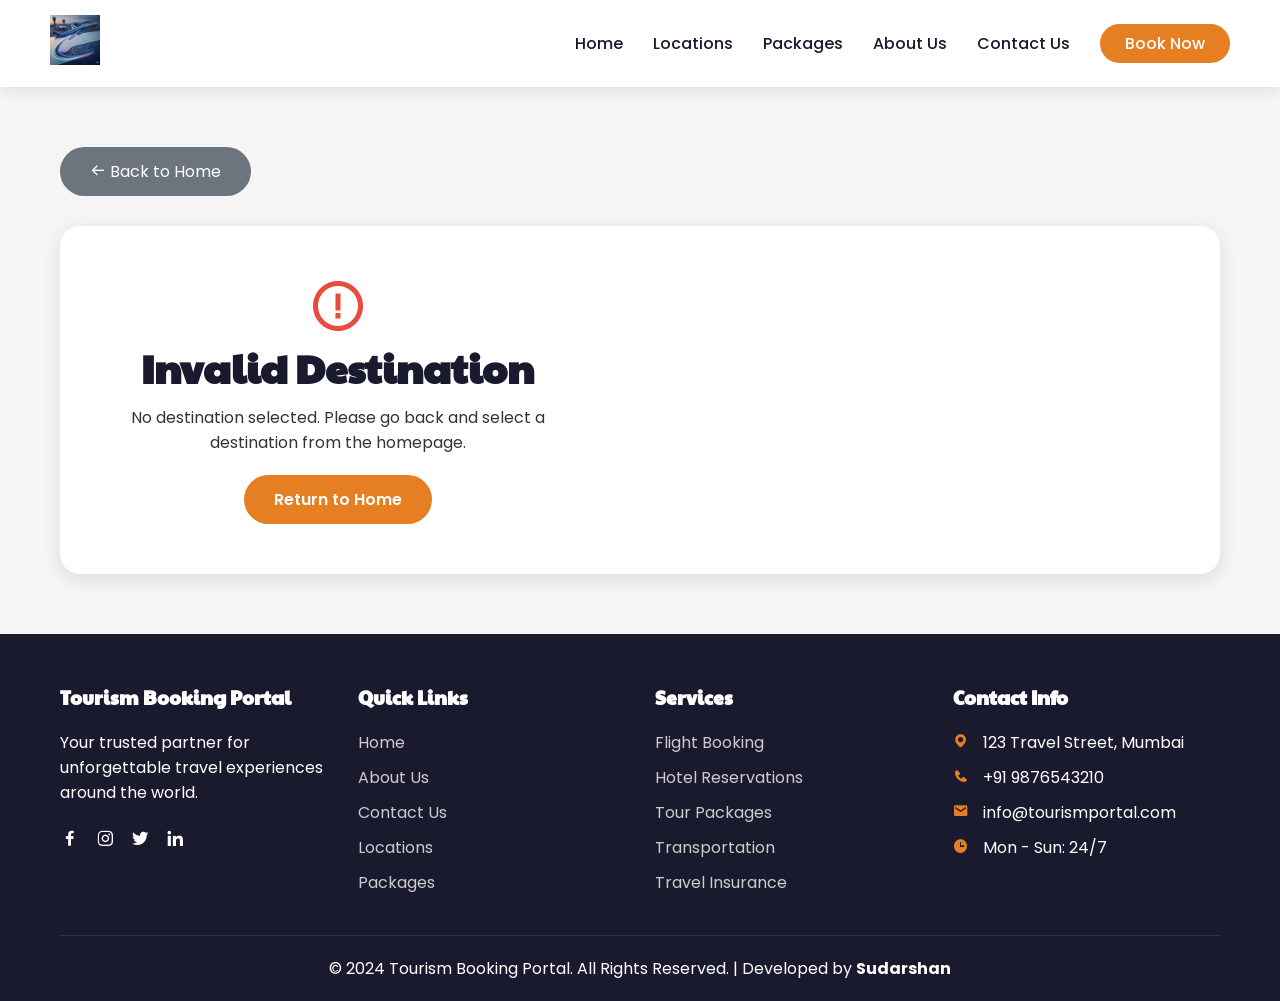
<file: destination-detail.html>
<!DOCTYPE html>
<html lang="en">
<head>
    <meta charset="UTF-8">
    <meta name="viewport" content="width=device-width, initial-scale=1.0">
    <title>Destination Details - Tourism Booking Portal</title>
    <link rel="icon" href="images/logo.png">
    <link rel="stylesheet" href="css/style.css">
    <link rel="preconnect" href="https://fonts.googleapis.com">
    <link rel="preconnect" href="https://fonts.gstatic.com" crossorigin>
    <link href="https://fonts.googleapis.com/css2?family=Paytone+One&family=Poppins:wght@100;200;300;400;500;600;700;800;900&display=swap" rel="stylesheet">
    <link rel="stylesheet" href="https://unpkg.com/boxicons@latest/css/boxicons.min.css">
    <style>
        .destination-detail { padding: 60px 0; }
        .detail-container { display: grid; grid-template-columns: 1fr 1fr; gap: 50px; background: white; border-radius: 20px; overflow: hidden; box-shadow: 0 5px 20px rgba(0,0,0,0.1); }
        .detail-image { width: 100%; height: 100%; min-height: 400px; object-fit: cover; }
        .detail-info { padding: 40px; }
        .detail-info h1 { font-size: 2.5rem; margin-bottom: 10px; color: #1a1a2e; }
        .detail-tagline { color: #e67e22; font-size: 1.2rem; margin-bottom: 20px; }
        .detail-price { font-size: 2rem; font-weight: bold; color: #e67e22; margin: 20px 0; }
        .detail-description { color: #666; line-height: 1.8; margin-bottom: 30px; }
        .info-section { margin: 30px 0; padding: 20px; background: #f8f9fa; border-radius: 15px; }
        .info-section h3 { margin-bottom: 15px; color: #1a1a2e; }
        .info-section ul { margin-left: 20px; }
        .info-section li { margin: 8px 0; color: #555; }
        .back-btn { display: inline-block; background: #6c757d; color: white; padding: 12px 30px; border-radius: 40px; text-decoration: none; margin-bottom: 30px; transition: 0.3s; }
        .back-btn:hover { background: #5a6268; }
        .book-now-btn { display: inline-block; background: #e67e22; color: white; padding: 15px 40px; border-radius: 40px; text-decoration: none; font-weight: 600; font-size: 1.1rem; margin-top: 20px; width: 100%; text-align: center; transition: 0.3s; }
        .book-now-btn:hover { background: #d35400; transform: translateY(-3px); }
        @media (max-width: 768px) { .detail-container { grid-template-columns: 1fr; } .detail-image { min-height: 300px; } }
    </style>
</head>
<body>
    <!-- Navigation -->
    <nav>
        <a href="index.html" class="logo-link"><img src="images/logo.png" class="logo" alt="Tourism Booking Portal" onerror="this.src='https://placehold.co/150x50/e67e22/white?text=Travel'"></a>
        <ul class="navbar">
            <li><a href="index.html">Home</a></li>
            <li><a href="locations.html">Locations</a></li>
            <li><a href="packages.html">Packages</a></li>
            <li><a href="about.html">About Us</a></li>
            <li><a href="contact.html">Contact Us</a></li>
            <li><a href="register.html" class="register-btn">Book Now</a></li>
        </ul>
        <div class="bx bx-menu" id="menu-icon"></div>
    </nav>

    <section class="destination-detail">
        <div class="container">
            <a href="javascript:history.back()" class="back-btn"><i class='bx bx-arrow-back'></i> Back to Home</a>
            <div id="detailContainer" class="detail-container">
                <div class="detail-info" style="text-align: center; padding: 50px;">Loading destination details...</div>
            </div>
        </div>
    </section>

    <!-- Footer -->
    <footer>
        <div class="container">
            <div class="footer-content">
                <div class="footer-column"><h3>Tourism Booking Portal</h3><p>Your trusted partner for unforgettable travel experiences around the world.</p><div class="social-links"><a href="#"><i class='bx bxl-facebook'></i></a><a href="#"><i class='bx bxl-instagram'></i></a><a href="#"><i class='bx bxl-twitter'></i></a><a href="#"><i class='bx bxl-linkedin'></i></a></div></div>
                <div class="footer-column"><h3>Quick Links</h3><ul class="footer-links"><li><a href="index.html">Home</a></li><li><a href="about.html">About Us</a></li><li><a href="contact.html">Contact Us</a></li><li><a href="locations.html">Locations</a></li><li><a href="packages.html">Packages</a></li></ul></div>
                <div class="footer-column"><h3>Services</h3><ul class="footer-links"><li><a href="#">Flight Booking</a></li><li><a href="#">Hotel Reservations</a></li><li><a href="#">Tour Packages</a></li><li><a href="#">Transportation</a></li><li><a href="#">Travel Insurance</a></li></ul></div>
                <div class="footer-column"><h3>Contact Info</h3><ul class="footer-contact"><li><i class='bx bxs-map'></i> 123 Travel Street, Mumbai</li><li><i class='bx bxs-phone'></i> +91 9876543210</li><li><i class='bx bxs-envelope'></i> info@tourismportal.com</li><li><i class='bx bxs-time'></i> Mon - Sun: 24/7</li></ul></div>
            </div>
            <div class="footer-bottom"><p>&copy; 2024 Tourism Booking Portal. All Rights Reserved. | Developed by <strong>Sudarshan</strong></p></div>
        </div>
    </footer>

    <script>
        // Get ID from URL - FIXED for undefined issue
        const urlParams = new URLSearchParams(window.location.search);
        let destinationId = urlParams.get('id');
        
        console.log('Destination ID from URL:', destinationId);
        
        // If no ID or ID is undefined, show error
        if (!destinationId || destinationId === 'undefined' || destinationId === 'null') {
            document.getElementById('detailContainer').innerHTML = `
                <div class="detail-info" style="text-align: center; padding: 50px;">
                    <i class='bx bx-error-circle' style="font-size: 60px; color: #e74c3c;"></i>
                    <h1>Invalid Destination</h1>
                    <p>No destination selected. Please go back and select a destination from the homepage.</p>
                    <a href="index.html" class="btn" style="margin-top: 20px; display: inline-block;">Return to Home</a>
                </div>
            `;
        } else {
            destinationId = parseInt(destinationId);
            
            // Destination database
            const destinations = {
                1: {
                    name: "Kashmir, India",
                    tagline: "Paradise on Earth",
                    price: 8999,
                    image: "images/kashmir.jpg",
                    imageFallback: "https://images.pexels.com/photos/3479619/pexels-photo-3479619.jpeg",
                    description: "Known as 'Paradise on Earth,' Kashmir is famous for its stunning landscapes, beautiful gardens, and serene lakes. Experience the beauty of Dal Lake, Mughal Gardens, and Gulmarg's snow-capped mountains. The region offers a perfect blend of natural beauty, adventure activities, and rich cultural heritage.",
                    bestTime: "March to October",
                    attractions: ["Dal Lake", "Gulmarg", "Mughal Gardens", "Pahalgam", "Sonamarg"],
                    activities: ["Shikara ride on Dal Lake", "Gulmarg Gondola ride", "Skiing in winter", "Local handicraft shopping", "Houseboat stay"]
                },
                2: {
                    name: "Istanbul, Turkey",
                    tagline: "Where East Meets West",
                    price: 15999,
                    image: "images/istanbul.jpg",
                    imageFallback: "https://images.pexels.com/photos/356844/pexels-photo-356844.jpeg",
                    description: "Where East meets West, Istanbul offers a unique blend of history and modernity. Visit the Hagia Sophia, Blue Mosque, and Grand Bazaar for an unforgettable experience spanning two continents. The city's rich history, vibrant culture, and delicious cuisine make it a must-visit destination.",
                    bestTime: "April to June, September to October",
                    attractions: ["Hagia Sophia", "Blue Mosque", "Grand Bazaar", "Topkapi Palace", "Bosphorus Strait"],
                    activities: ["Bosphorus cruise", "Grand Bazaar shopping", "Turkish bath experience", "Traditional cuisine tasting", "Whirling dervishes show"]
                },
                3: {
                    name: "Paris, France",
                    tagline: "The City of Love",
                    price: 25999,
                    image: "images/paris.jpg",
                    imageFallback: "https://images.pexels.com/photos/338515/pexels-photo-338515.jpeg",
                    description: "The City of Light offers iconic landmarks like the Eiffel Tower, Louvre Museum, and Notre-Dame Cathedral. Experience romance, art, and exquisite cuisine in one of the world's most beautiful cities. Paris is known for its cafe culture, fashion houses, and artistic heritage.",
                    bestTime: "April to June, October",
                    attractions: ["Eiffel Tower", "Louvre Museum", "Notre-Dame Cathedral", "Champs-Élysées", "Montmartre"],
                    activities: ["Eiffel Tower summit visit", "Louvre art tour", "Seine river cruise", "French cuisine tasting", "Moulin Rouge show"]
                },
                4: {
                    name: "Bali, Indonesia",
                    tagline: "Island of Gods",
                    price: 12999,
                    image: "images/bali.jpg",
                    imageFallback: "https://images.pexels.com/photos/2714389/pexels-photo-2714389.jpeg",
                    description: "Famous for its volcanic mountains, iconic rice paddies, beaches and coral reefs. Experience Balinese culture, ancient temples, spiritual retreats, and warm hospitality in this tropical paradise. Bali offers a perfect mix of adventure, relaxation, and cultural experiences.",
                    bestTime: "April to October",
                    attractions: ["Ubud", "Tanah Lot Temple", "Kuta Beach", "Rice Terraces", "Mount Batur"],
                    activities: ["Surfing at Kuta Beach", "Yoga retreat in Ubud", "Temple hopping", "Balinese spa treatment", "Rice terrace trekking"]
                },
                5: {
                    name: "Dubai, UAE",
                    tagline: "City of Gold",
                    price: 18999,
                    image: "images/dubai.jpg",
                    imageFallback: "https://images.pexels.com/photos/2938867/pexels-photo-2938867.jpeg",
                    description: "A city of superlatives, Dubai boasts the world's tallest building, largest shopping mall, and many incredible attractions. Experience luxury shopping, desert safaris, and modern architecture at its finest. Dubai is a playground for adventure seekers and luxury lovers alike.",
                    bestTime: "November to March",
                    attractions: ["Burj Khalifa", "Dubai Mall", "Palm Jumeirah", "Dubai Marina", "Desert"],
                    activities: ["Burj Khalifa observation deck", "Desert safari with dune bashing", "Shopping at Dubai Mall", "Atlantis water park", "Fine dining experiences"]
                },
                6: {
                    name: "Switzerland",
                    tagline: "Alpine Paradise",
                    price: 35999,
                    image: "images/switzerland.jpg",
                    imageFallback: "https://images.pexels.com/photos/417173/pexels-photo-417173.jpeg",
                    description: "Home to the majestic Alps, pristine lakes, and charming villages. Switzerland offers world-class skiing, scenic train rides, and breathtaking natural beauty in every season. The country is known for its chocolate, watches, and outdoor adventures.",
                    bestTime: "June to September, December to March",
                    attractions: ["Jungfraujoch", "Lake Geneva", "Matterhorn", "Interlaken", "Lucerne"],
                    activities: ["Skiing in Zermatt", "Jungfraujoch train ride", "Lake Geneva cruise", "Chocolate tasting tour", "Paragliding in Interlaken"]
                },
                7: {
                    name: "Thailand",
                    tagline: "Land of Smiles",
                    price: 10999,
                    image: "images/thailand.jpg",
                    imageFallback: "https://images.pexels.com/photos/1450346/pexels-photo-1450346.jpeg",
                    description: "The Land of Smiles offers beautiful beaches, vibrant cities, rich culture, and delicious cuisine. From Bangkok's temples to Phuket's beaches, Thailand has something for everyone. The country's warm hospitality and affordable luxury make it a top travel destination.",
                    bestTime: "November to February",
                    attractions: ["Bangkok", "Phuket", "Chiang Mai", "Krabi", "Phi Phi Islands"],
                    activities: ["Temple tours in Bangkok", "Beach hopping in Phuket", "Elephant sanctuary visit", "Thai cooking class", "Night market shopping"]
                },
                8: {
                    name: "Maldives",
                    tagline: "Tropical Paradise",
                    price: 28999,
                    image: "images/maldives.jpg",
                    imageFallback: "https://images.pexels.com/photos/3010400/pexels-photo-3010400.jpeg",
                    description: "A tropical paradise of over 1,000 coral islands. Famous for its crystal-clear waters, white sandy beaches, luxury overwater bungalows, and incredible marine life perfect for snorkeling and diving. The Maldives is the ultimate destination for romance and relaxation.",
                    bestTime: "November to April",
                    attractions: ["Male", "Maafushi", "Ari Atoll", "Vaadhoo Island", "Banana Reef"],
                    activities: ["Snorkeling with manta rays", "Scuba diving", "Sunset cruise", "Overwater villa stay", "Spa treatments"]
                }
            };
            
            const dest = destinations[destinationId];
            
            if (dest) {
                document.getElementById('detailContainer').innerHTML = `
                    <div class="detail-image">
                        <img src="${dest.image}" alt="${dest.name}" style="width:100%;height:100%;object-fit:cover;" onerror="this.src='${dest.imageFallback}'">
                    </div>
                    <div class="detail-info">
                        <h1>${dest.name}</h1>
                        <div class="detail-tagline">${dest.tagline}</div>
                        <div class="detail-price">Starting from ₹${dest.price.toLocaleString()}</div>
                        <p class="detail-description">${dest.description}</p>
                        
                        <div class="info-section">
                            <h3><i class='bx bx-calendar'></i> Best Time to Visit</h3>
                            <p>${dest.bestTime}</p>
                        </div>
                        
                        <div class="info-section">
                            <h3><i class='bx bx-landmark'></i> Top Attractions</h3>
                            <ul>${dest.attractions.map(a => `<li>${a}</li>`).join('')}</ul>
                        </div>
                        
                        <div class="info-section">
                            <h3><i class='bx bx-run'></i> Activities to Enjoy</h3>
                            <ul>${dest.activities.map(a => `<li>${a}</li>`).join('')}</ul>
                        </div>
                        
                        <a href="register.html" class="book-now-btn"><i class='bx bx-check-circle'></i> Book This Destination Now</a>
                    </div>
                `;
            } else {
                document.getElementById('detailContainer').innerHTML = `
                    <div class="detail-info" style="text-align: center; padding: 50px;">
                        <i class='bx bx-error-circle' style="font-size: 60px; color: #e74c3c;"></i>
                        <h1>Destination Not Found</h1>
                        <p>Sorry, the destination you are looking for does not exist.</p>
                        <a href="index.html" class="btn" style="margin-top: 20px; display: inline-block;">Return to Home</a>
                    </div>
                `;
            }
        }
        
        // Mobile menu toggle
        const menuIcon = document.getElementById('menu-icon');
        const navbar = document.querySelector('.navbar');
        
        if (menuIcon) {
            menuIcon.addEventListener('click', () => {
                navbar.classList.toggle('active');
                menuIcon.classList.toggle('bx-x');
            });
        }
        
        // Image error handling
        document.querySelectorAll('img').forEach(img => {
            img.addEventListener('error', function() {
                if (!this.hasAttribute('data-fallback')) {
                    this.setAttribute('data-fallback', 'true');
                    const alt = this.alt.toLowerCase();
                    if (alt.includes('kashmir')) this.src = 'https://images.pexels.com/photos/3479619/pexels-photo-3479619.jpeg';
                    else if (alt.includes('istanbul')) this.src = 'https://images.pexels.com/photos/356844/pexels-photo-356844.jpeg';
                    else if (alt.includes('paris')) this.src = 'https://images.pexels.com/photos/338515/pexels-photo-338515.jpeg';
                    else if (alt.includes('bali')) this.src = 'https://images.pexels.com/photos/2714389/pexels-photo-2714389.jpeg';
                    else this.src = 'https://images.pexels.com/photos/3278215/pexels-photo-3278215.jpeg';
                }
            });
        });
    </script>
</body>
</html>
</file>
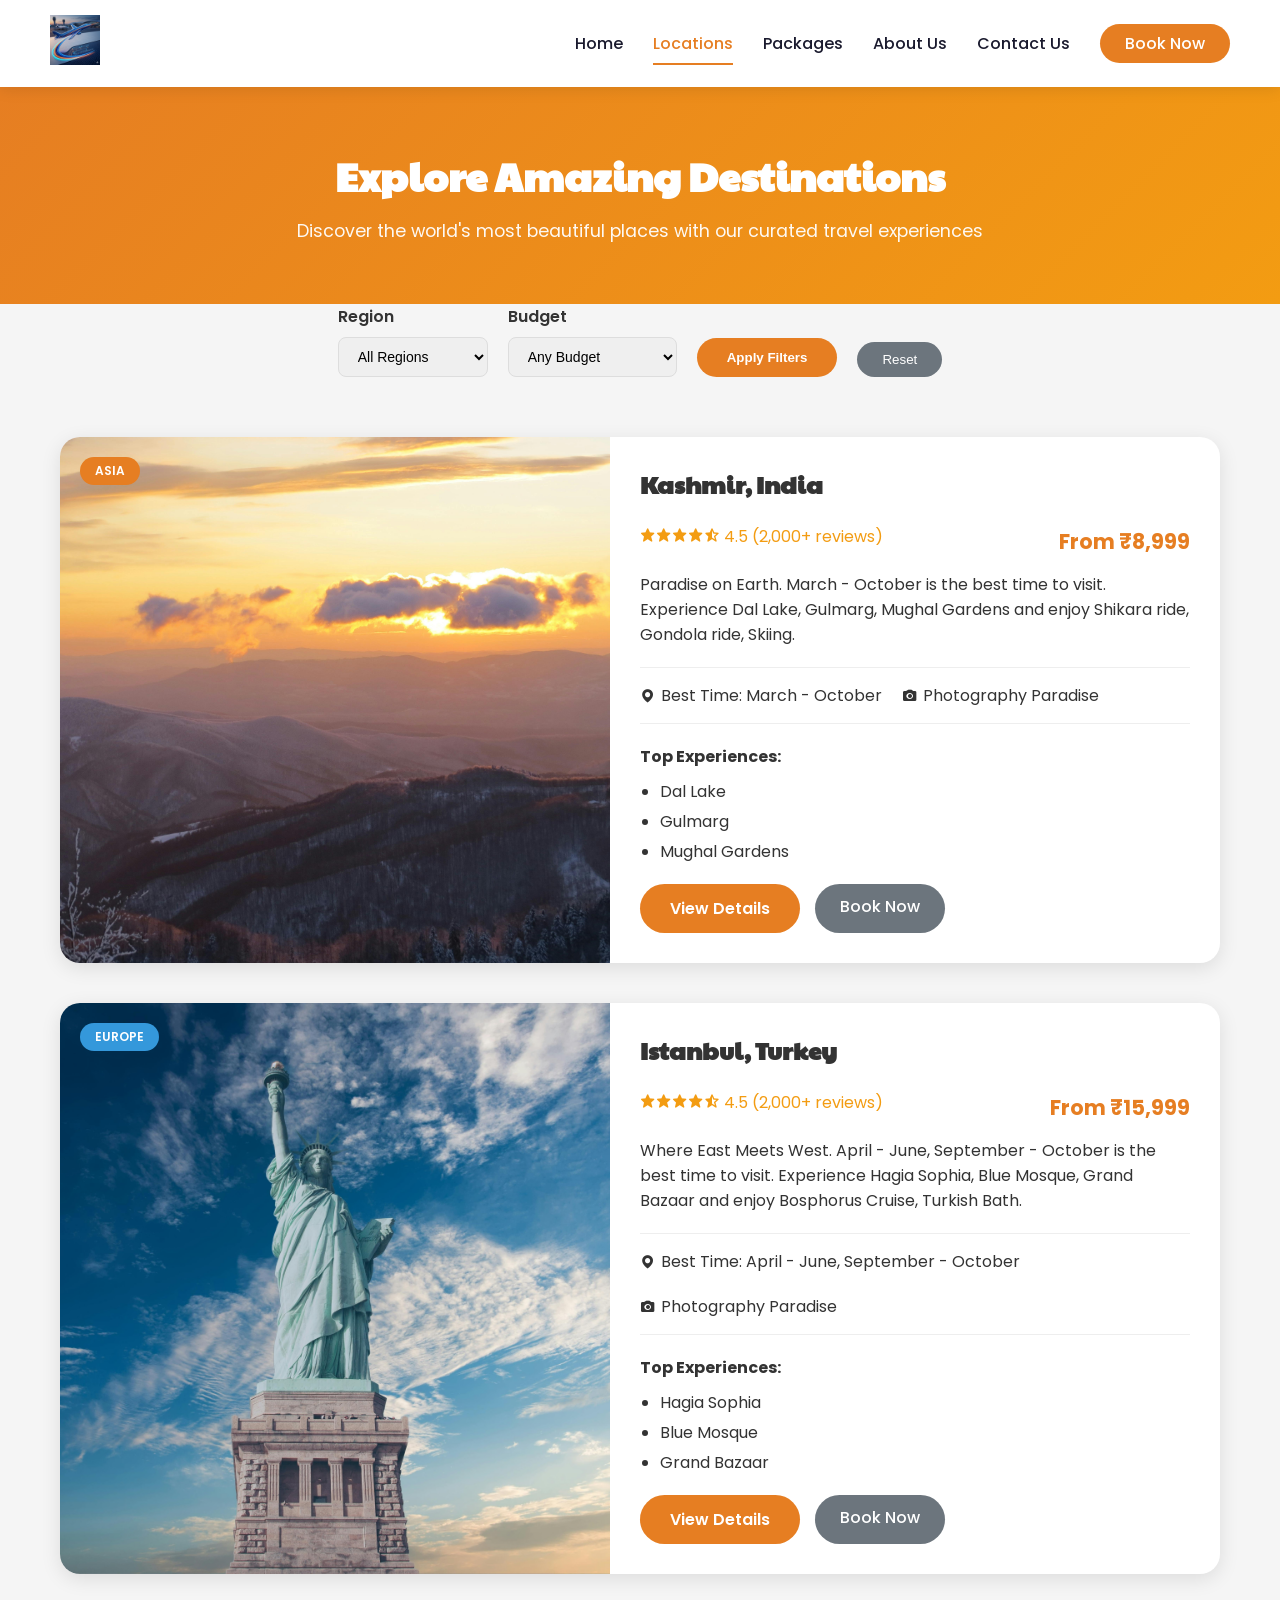
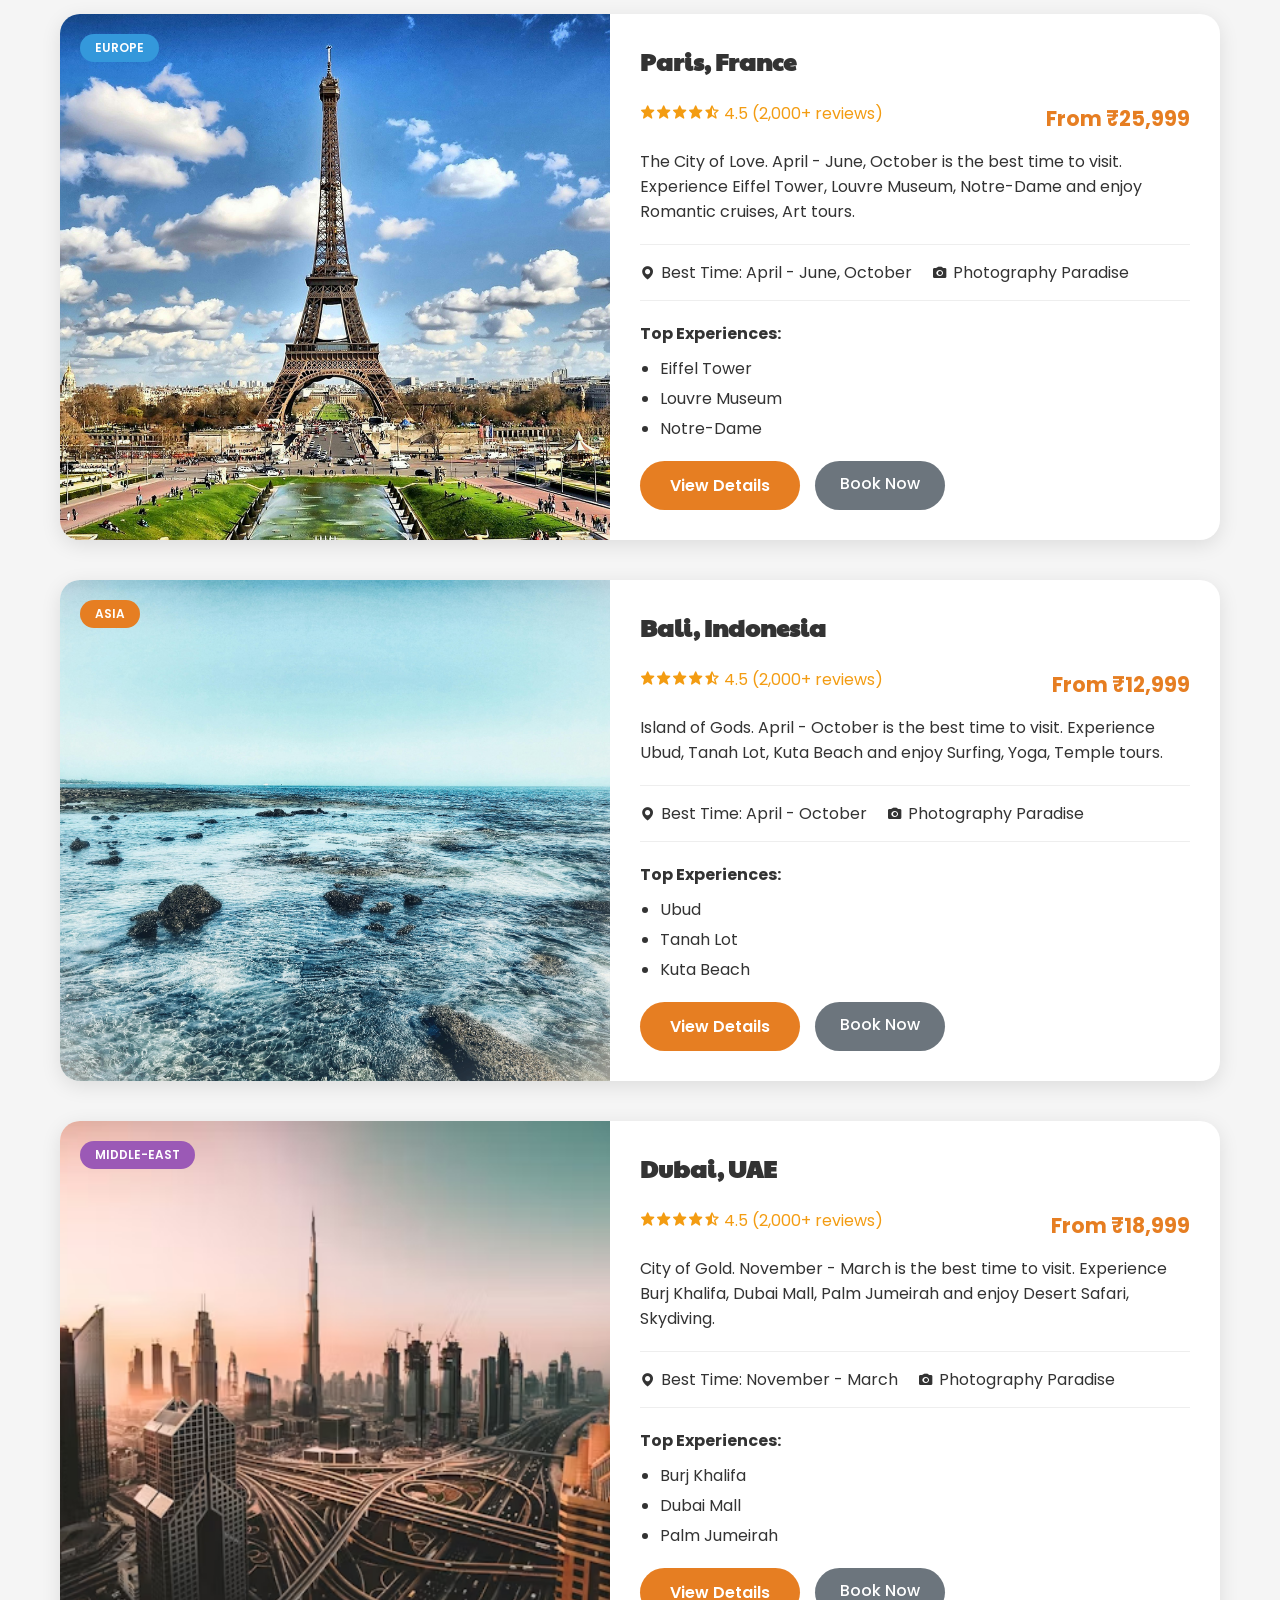
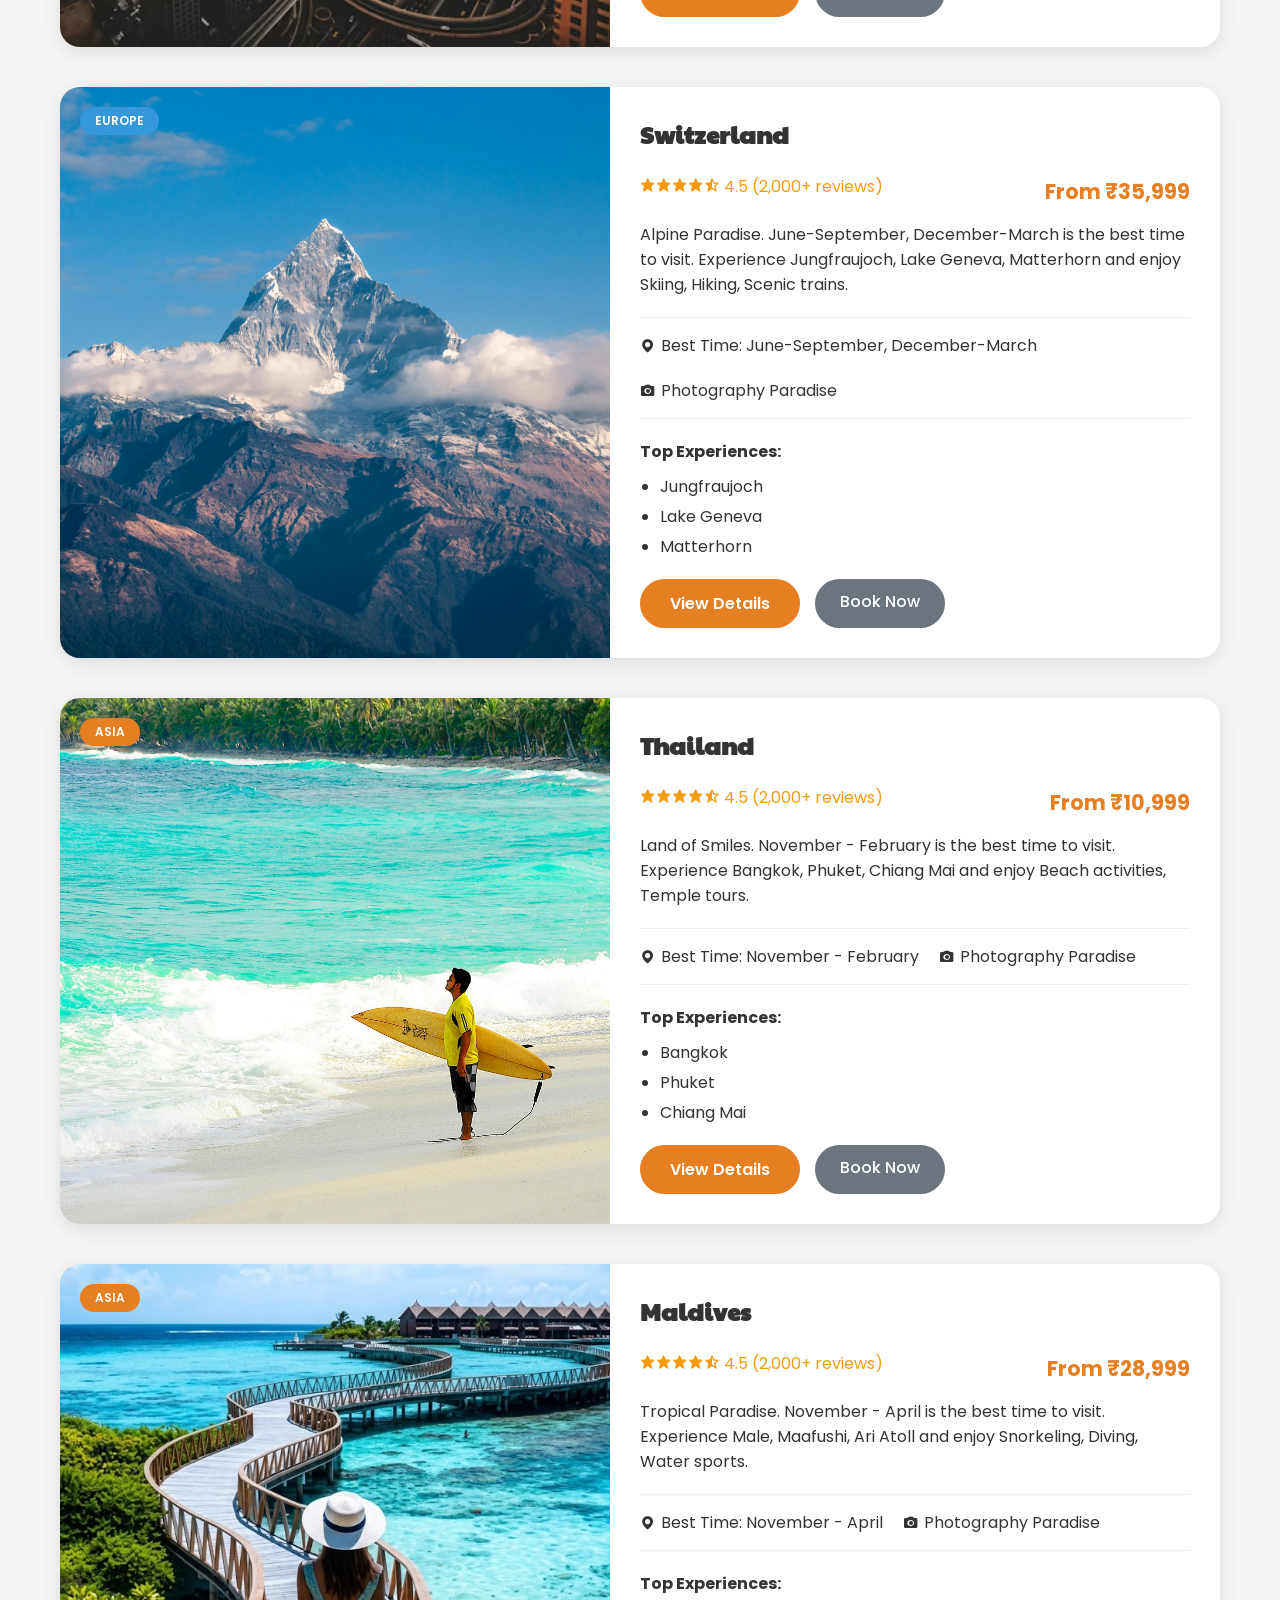
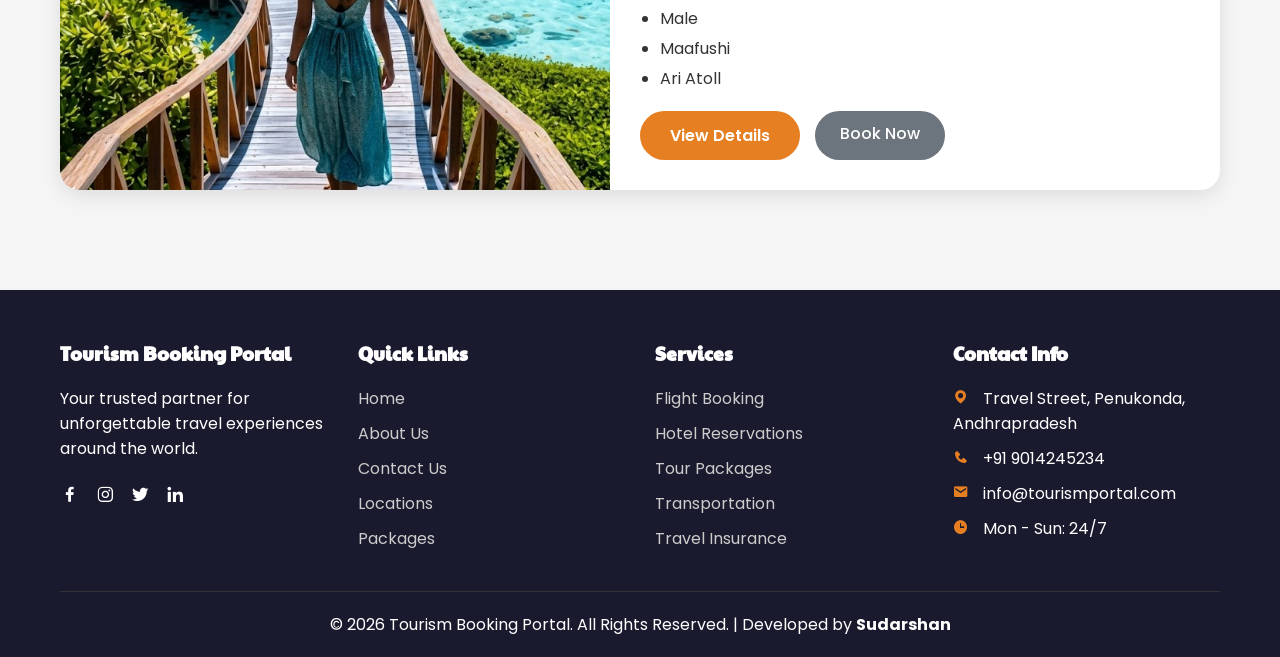
<file: locations.html>
<!DOCTYPE html>
<html lang="en">
<head>
    <meta charset="UTF-8">
    <meta name="viewport" content="width=device-width, initial-scale=1.0">
    <title>Locations - Tourism Booking Portal</title>
    <link rel="icon" href="images/logo.png">
    <link rel="stylesheet" href="css/style.css">
    <link rel="preconnect" href="https://fonts.googleapis.com">
    <link rel="preconnect" href="https://fonts.gstatic.com" crossorigin>
    <link href="https://fonts.googleapis.com/css2?family=Paytone+One&family=Poppins:wght@100;200;300;400;500;600;700;800;900&display=swap" rel="stylesheet">
    <link rel="stylesheet" href="https://unpkg.com/boxicons@latest/css/boxicons.min.css">
    <style>
        .locations-grid-page {
            padding: 60px 0;
            background: #f5f5f5;
        }
        .location-card-large {
            display: flex;
            background: white;
            border-radius: 20px;
            overflow: hidden;
            box-shadow: 0 5px 20px rgba(0,0,0,0.1);
            margin-bottom: 40px;
            transition: transform 0.3s;
        }
        .location-card-large:hover {
            transform: translateY(-5px);
        }
        .location-image {
            flex: 1;
            position: relative;
            min-height: 400px;
        }
        .location-image img {
            width: 100%;
            height: 100%;
            object-fit: cover;
        }
        .location-badge {
            position: absolute;
            top: 20px;
            left: 20px;
            padding: 5px 15px;
            border-radius: 20px;
            font-size: 12px;
            font-weight: 600;
            color: white;
        }
        .location-badge.asia { background: #e67e22; }
        .location-badge.europe { background: #3498db; }
        .location-badge.middle-east { background: #9b59b6; }
        .location-content {
            flex: 1;
            padding: 30px;
        }
        .location-meta {
            display: flex;
            justify-content: space-between;
            align-items: center;
            margin: 15px 0;
            flex-wrap: wrap;
            gap: 10px;
        }
        .rating {
            color: #f39c12;
        }
        .price {
            color: #e67e22;
            font-weight: bold;
            font-size: 1.3rem;
        }
        .location-features {
            display: flex;
            gap: 20px;
            flex-wrap: wrap;
            margin: 20px 0;
            padding: 15px 0;
            border-top: 1px solid #eee;
            border-bottom: 1px solid #eee;
        }
        .location-features span {
            display: flex;
            align-items: center;
            gap: 5px;
        }
        .location-highlights {
            margin: 20px 0;
        }
        .location-highlights ul {
            margin-left: 20px;
            margin-top: 10px;
        }
        .location-highlights li {
            margin: 5px 0;
        }
        .location-actions {
            display: flex;
            gap: 15px;
            margin-top: 20px;
            flex-wrap: wrap;
        }
        .filter-options {
            display: flex;
            gap: 20px;
            flex-wrap: wrap;
            justify-content: center;
            align-items: flex-end;
        }
        .filter-group {
            display: flex;
            flex-direction: column;
            gap: 8px;
        }
        .filter-group label {
            font-weight: 600;
            color: #333;
        }
        .filter-group select {
            padding: 10px 15px;
            border: 1px solid #ddd;
            border-radius: 8px;
            font-size: 14px;
            min-width: 150px;
        }
        @media (max-width: 768px) {
            .location-card-large {
                flex-direction: column;
            }
            .location-image {
                min-height: 300px;
            }
            .filter-options {
                flex-direction: column;
                align-items: stretch;
            }
        }
    </style>
</head>
<body>
    <!-- Navigation -->
    <nav>
        <a href="index.html" class="logo-link">
            <img src="images/logo.png" class="logo" alt="Tourism Booking Portal">
        </a>
        <ul class="navbar">
            <li><a href="index.html">Home</a></li>
            <li><a href="locations.html" class="active">Locations</a></li>
            <li><a href="packages.html">Packages</a></li>
            <li><a href="about.html">About Us</a></li>
            <li><a href="contact.html">Contact Us</a></li>
            <li><a href="register.html" class="register-btn">Book Now</a></li>
        </ul>
        <div class="bx bx-menu" id="menu-icon"></div>
    </nav>

    <!-- Page Header -->
    <section class="page-header">
        <div class="container">
            <h1>Explore Amazing Destinations</h1>
            <p>Discover the world's most beautiful places with our curated travel experiences</p>
        </div>
    </section>

    <!-- Filter Section -->
    <section class="locations-filter">
        <div class="container">
            <div class="filter-options">
                <div class="filter-group">
                    <label for="region-filter">Region</label>
                    <select id="region-filter">
                        <option value="all">All Regions</option>
                        <option value="asia">Asia</option>
                        <option value="europe">Europe</option>
                        <option value="middle-east">Middle East</option>
                    </select>
                </div>
                <div class="filter-group">
                    <label for="budget-filter">Budget</label>
                    <select id="budget-filter">
                        <option value="all">Any Budget</option>
                        <option value="budget">Under ₹15,000</option>
                        <option value="mid-range">₹15,000 - ₹30,000</option>
                        <option value="luxury">Over ₹30,000</option>
                    </select>
                </div>
                <button class="btn" id="apply-filters">Apply Filters</button>
                <button class="btn-secondary" id="reset-filters">Reset</button>
            </div>
        </div>
    </section>

    <!-- Locations Grid -->
    <section class="locations-grid-page">
        <div class="container">
            <div class="locations-container" id="locationsContainer">
                <!-- Locations will be loaded dynamically -->
            </div>
        </div>
    </section>

    <!-- Footer -->
    <footer>
        <div class="container">
            <div class="footer-content">
                <div class="footer-column">
                    <h3>Tourism Booking Portal</h3>
                    <p>Your trusted partner for unforgettable travel experiences around the world.</p>
                    <div class="social-links">
                        <a href="https://www.facebook.com/share/1Fr5RTMqN9/"><i class='bx bxl-facebook'></i></a>
                        <a href="https://www.instagram.com/sudarshan27_?igsh=NzQ1YjJlYm9oYTVn"><i class='bx bxl-instagram'></i></a>
                        <a href="#"><i class='bx bxl-twitter'></i></a>
                        <a href="https://www.linkedin.com/in/sudarshan27"><i class='bx bxl-linkedin'></i></a>
                    </div>
                </div>
                <div class="footer-column">
                    <h3>Quick Links</h3>
                    <ul class="footer-links">
                        <li><a href="index.html">Home</a></li>
                        <li><a href="about.html">About Us</a></li>
                        <li><a href="contact.html">Contact Us</a></li>
                        <li><a href="locations.html">Locations</a></li>
                        <li><a href="packages.html">Packages</a></li>
                    </ul>
                </div>
                <div class="footer-column">
                    <h3>Services</h3>
                    <ul class="footer-links">
                        <li><a href="#">Flight Booking</a></li>
                        <li><a href="#">Hotel Reservations</a></li>
                        <li><a href="#">Tour Packages</a></li>
                        <li><a href="#">Transportation</a></li>
                        <li><a href="#">Travel Insurance</a></li>
                    </ul>
                </div>
                <div class="footer-column">
                    <h3>Contact Info</h3>
                    <ul class="footer-contact">
                        <li><i class='bx bxs-map'></i> Travel Street, Penukonda, Andhrapradesh</li>
                        <li><i class='bx bxs-phone'></i> +91 9014245234</li>
                        <li><i class='bx bxs-envelope'></i> info@tourismportal.com</li>
                        <li><i class='bx bxs-time'></i> Mon - Sun: 24/7</li>
                    </ul>
                </div>
            </div>
            <div class="footer-bottom">
                <p>&copy; <span id="currentYear"></span> Tourism Booking Portal. All Rights Reserved. | Developed by <strong>Sudarshan</strong></p>
            </div>
        </div>
    </footer>

    <script>
        // Destination data with regions
        const allDestinations = [
            { id: 1, name: "Kashmir, India", tagline: "Paradise on Earth", price: 8999, region: "asia", image: "images/kashmir.jpg", bestTime: "March - October", attractions: "Dal Lake, Gulmarg, Mughal Gardens", activities: "Shikara ride, Gondola ride, Skiing" },
            { id: 2, name: "Istanbul, Turkey", tagline: "Where East Meets West", price: 15999, region: "europe", image: "images/istanbul.jpg", bestTime: "April - June, September - October", attractions: "Hagia Sophia, Blue Mosque, Grand Bazaar", activities: "Bosphorus Cruise, Turkish Bath" },
            { id: 3, name: "Paris, France", tagline: "The City of Love", price: 25999, region: "europe", image: "images/paris.jpg", bestTime: "April - June, October", attractions: "Eiffel Tower, Louvre Museum, Notre-Dame", activities: "Romantic cruises, Art tours" },
            { id: 4, name: "Bali, Indonesia", tagline: "Island of Gods", price: 12999, region: "asia", image: "images/bali.jpg", bestTime: "April - October", attractions: "Ubud, Tanah Lot, Kuta Beach", activities: "Surfing, Yoga, Temple tours" },
            { id: 5, name: "Dubai, UAE", tagline: "City of Gold", price: 18999, region: "middle-east", image: "images/dubai.jpg", bestTime: "November - March", attractions: "Burj Khalifa, Dubai Mall, Palm Jumeirah", activities: "Desert Safari, Skydiving" },
            { id: 6, name: "Switzerland", tagline: "Alpine Paradise", price: 35999, region: "europe", image: "images/switzerland.jpg", bestTime: "June-September, December-March", attractions: "Jungfraujoch, Lake Geneva, Matterhorn", activities: "Skiing, Hiking, Scenic trains" },
            { id: 7, name: "Thailand", tagline: "Land of Smiles", price: 10999, region: "asia", image: "images/thailand.jpg", bestTime: "November - February", attractions: "Bangkok, Phuket, Chiang Mai", activities: "Beach activities, Temple tours" },
            { id: 8, name: "Maldives", tagline: "Tropical Paradise", price: 28999, region: "asia", image: "images/maldives.jpg", bestTime: "November - April", attractions: "Male, Maafushi, Ari Atoll", activities: "Snorkeling, Diving, Water sports" }
        ];

        function renderLocations(filterRegion = 'all', filterBudget = 'all') {
            const container = document.getElementById('locationsContainer');
            let filtered = [...allDestinations];
            
            if (filterRegion !== 'all') {
                filtered = filtered.filter(d => d.region === filterRegion);
            }
            if (filterBudget !== 'all') {
                if (filterBudget === 'budget') filtered = filtered.filter(d => d.price < 15000);
                else if (filterBudget === 'mid-range') filtered = filtered.filter(d => d.price >= 15000 && d.price <= 30000);
                else if (filterBudget === 'luxury') filtered = filtered.filter(d => d.price > 30000);
            }
            
            if (filtered.length === 0) {
                container.innerHTML = '<div class="text-center" style="padding: 50px;"><h3>No locations found</h3><p>Try adjusting your filters</p></div>';
                return;
            }
            
            container.innerHTML = filtered.map(dest => `
                <div class="location-card-large" onclick="viewDestination(${dest.id})">
                    <div class="location-image">
                        <img src="${dest.image}" alt="${dest.name}" onerror="this.src='images/bgimg.jpg'">
                        <div class="location-badge ${dest.region}">${dest.region.toUpperCase()}</div>
                    </div>
                    <div class="location-content">
                        <h2>${dest.name}</h2>
                        <div class="location-meta">
                            <span class="rating"><i class='bx bxs-star'></i><i class='bx bxs-star'></i><i class='bx bxs-star'></i><i class='bx bxs-star'></i><i class='bx bxs-star-half'></i> 4.5 (2,000+ reviews)</span>
                            <span class="price">From ₹${dest.price.toLocaleString()}</span>
                        </div>
                        <p>${dest.tagline}. ${dest.bestTime} is the best time to visit. Experience ${dest.attractions} and enjoy ${dest.activities}.</p>
                        <div class="location-features">
                            <span><i class='bx bxs-map'></i> Best Time: ${dest.bestTime}</span>
                            <span><i class='bx bxs-camera'></i> Photography Paradise</span>
                        </div>
                        <div class="location-highlights">
                            <h4>Top Experiences:</h4>
                            <ul>${dest.attractions.split(',').map(a => `<li>${a.trim()}</li>`).join('')}</ul>
                        </div>
                        <div class="location-actions">
                            <a href="destination-detail.html?id=${dest.id}" class="btn">View Details</a>
                            <a href="register.html" class="btn-secondary">Book Now</a>
                        </div>
                    </div>
                </div>
            `).join('');
        }
        
        function viewDestination(id) {
            window.location.href = `destination-detail.html?id=${id}`;
        }
        
        // Filter handlers
        document.getElementById('apply-filters').addEventListener('click', () => {
            const region = document.getElementById('region-filter').value;
            const budget = document.getElementById('budget-filter').value;
            renderLocations(region, budget);
        });
        
        document.getElementById('reset-filters').addEventListener('click', () => {
            document.getElementById('region-filter').value = 'all';
            document.getElementById('budget-filter').value = 'all';
            renderLocations('all', 'all');
        });
        
        // Initialize
        renderLocations('all', 'all');
    </script>
    <script src="js/main.js"></script>
</body>
</html>
</file>
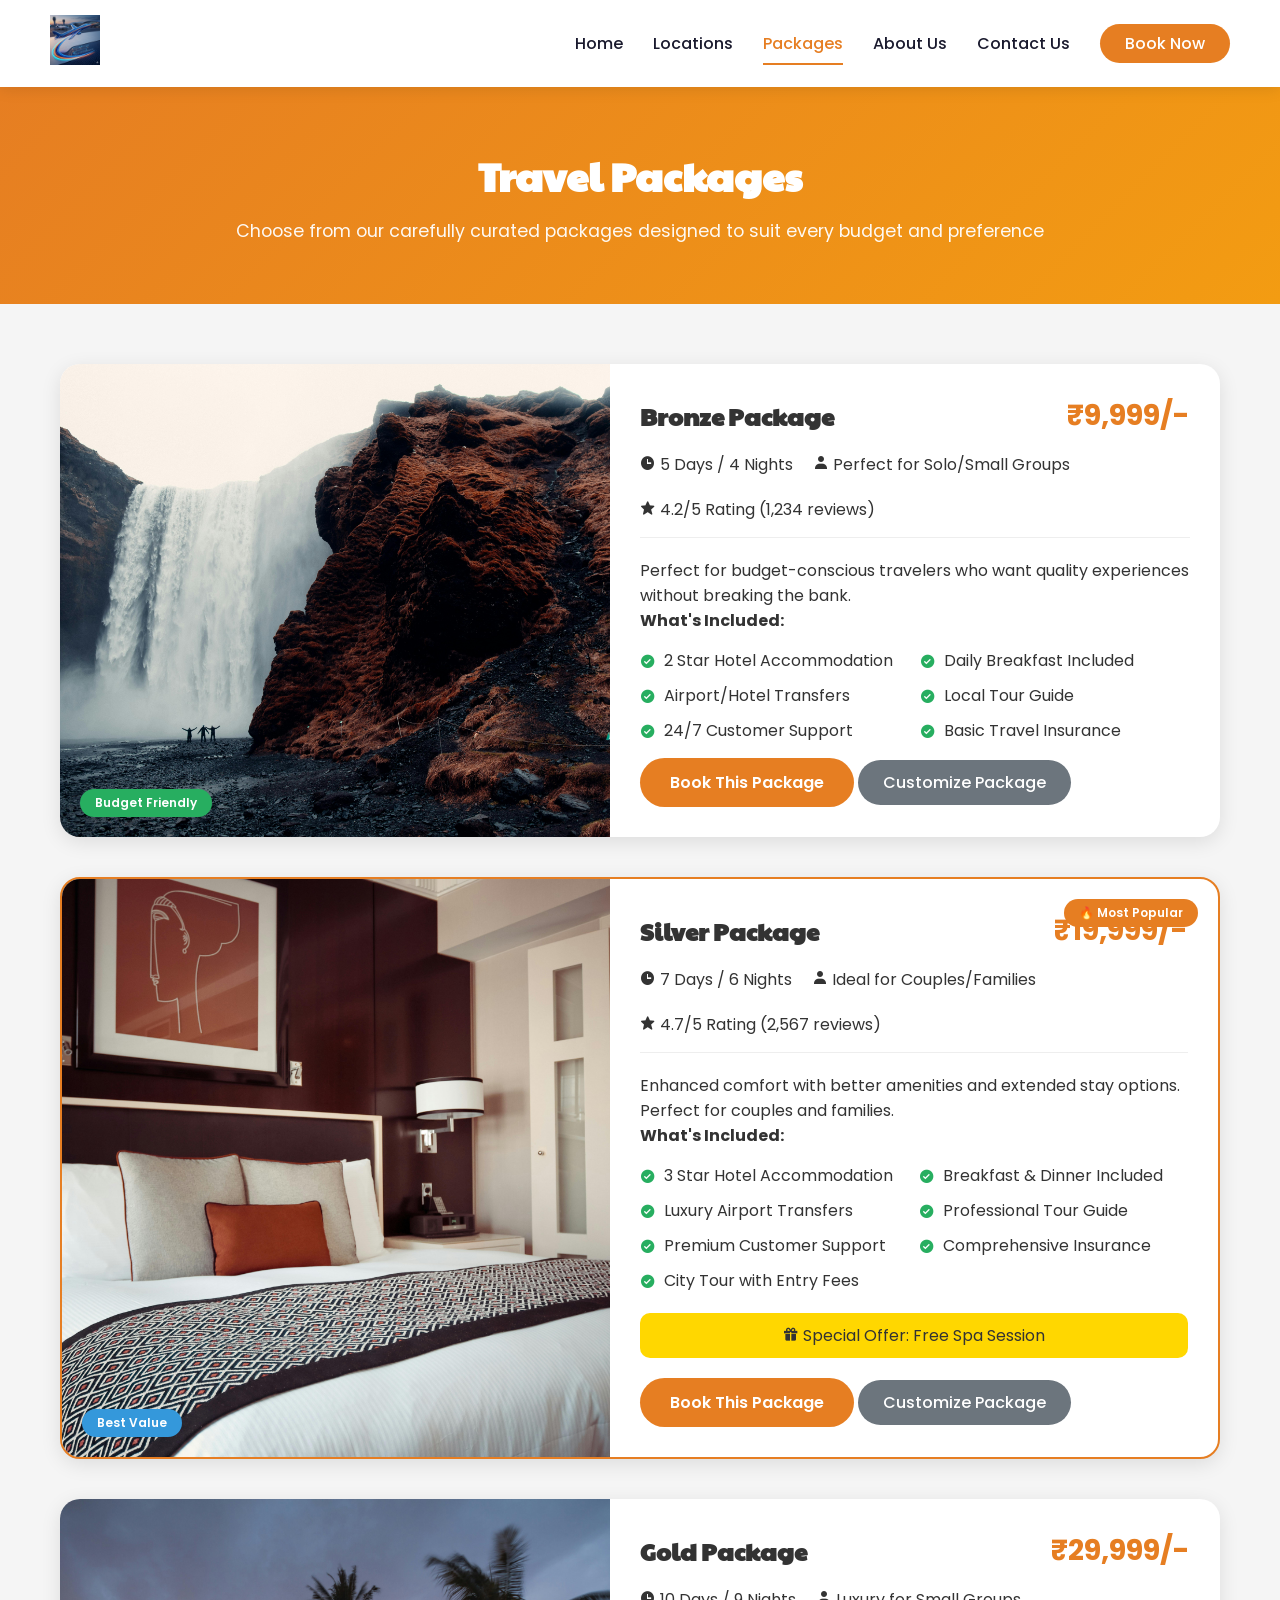
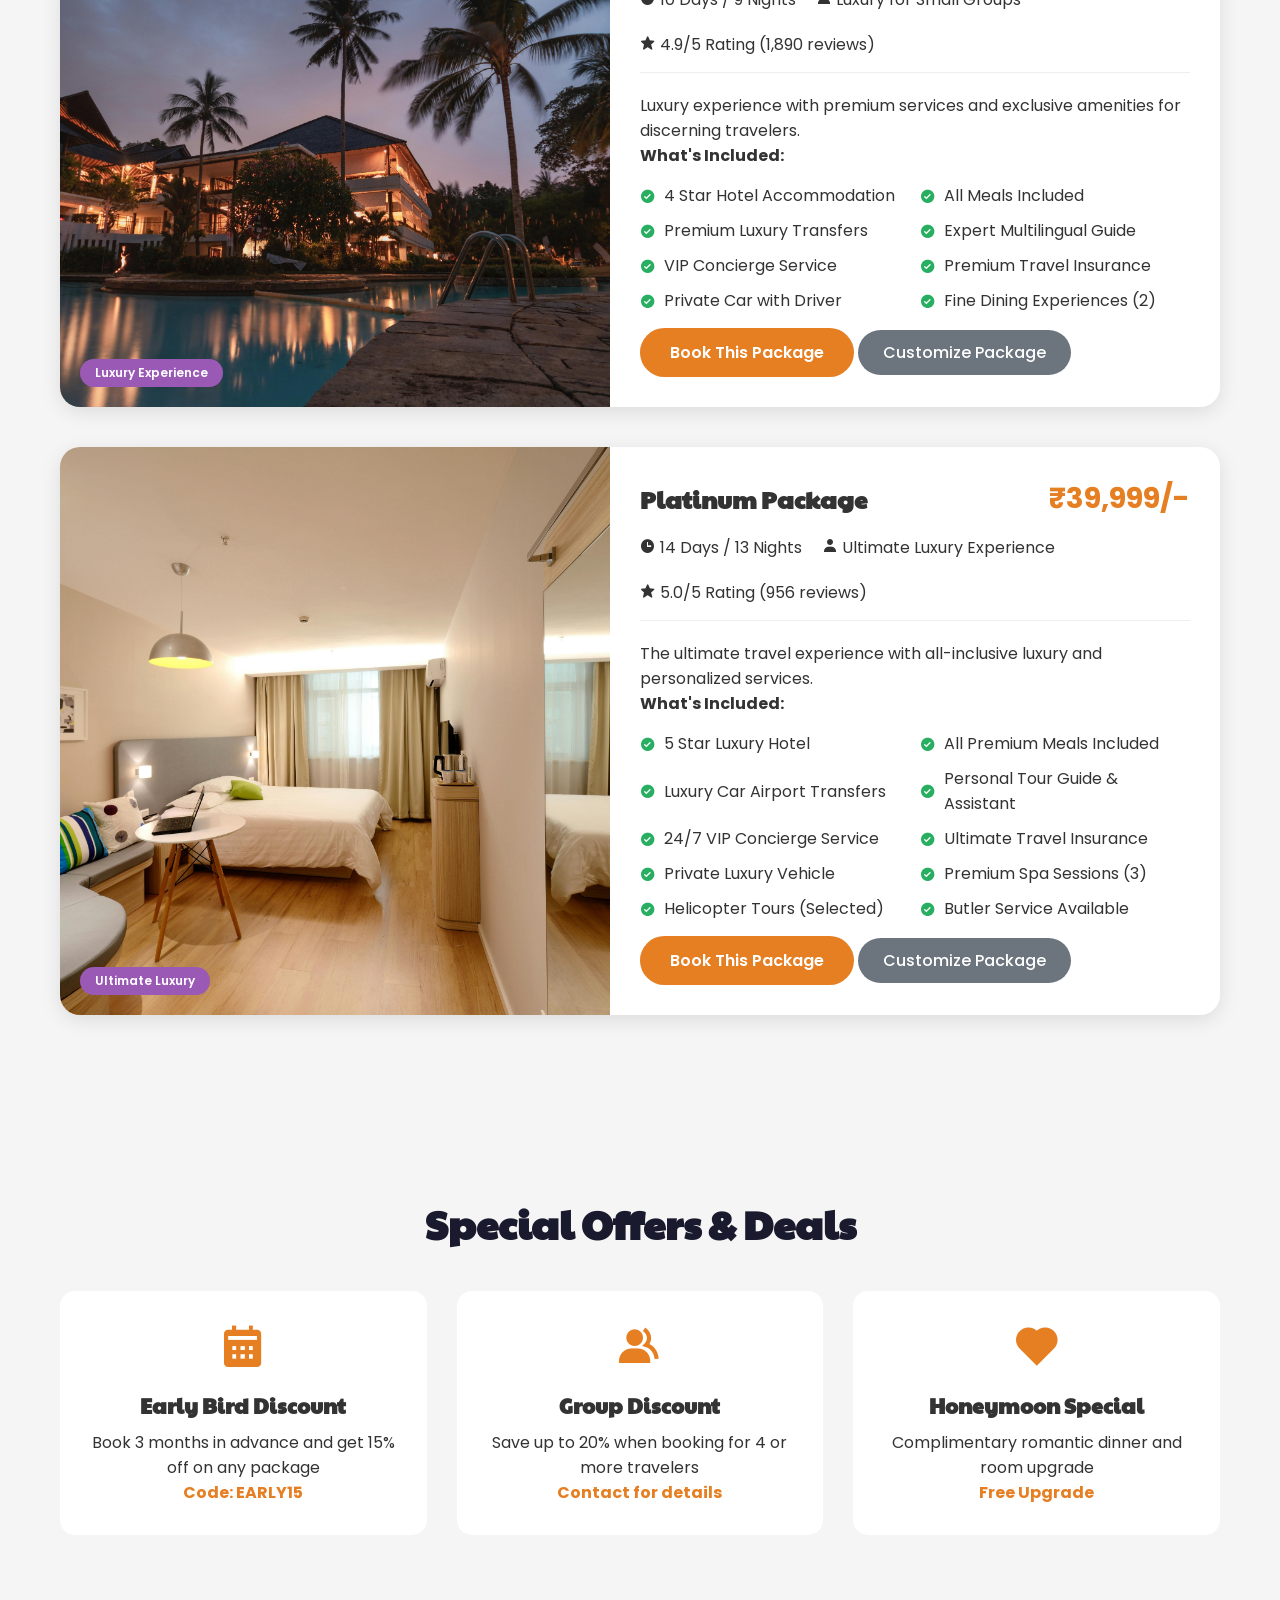
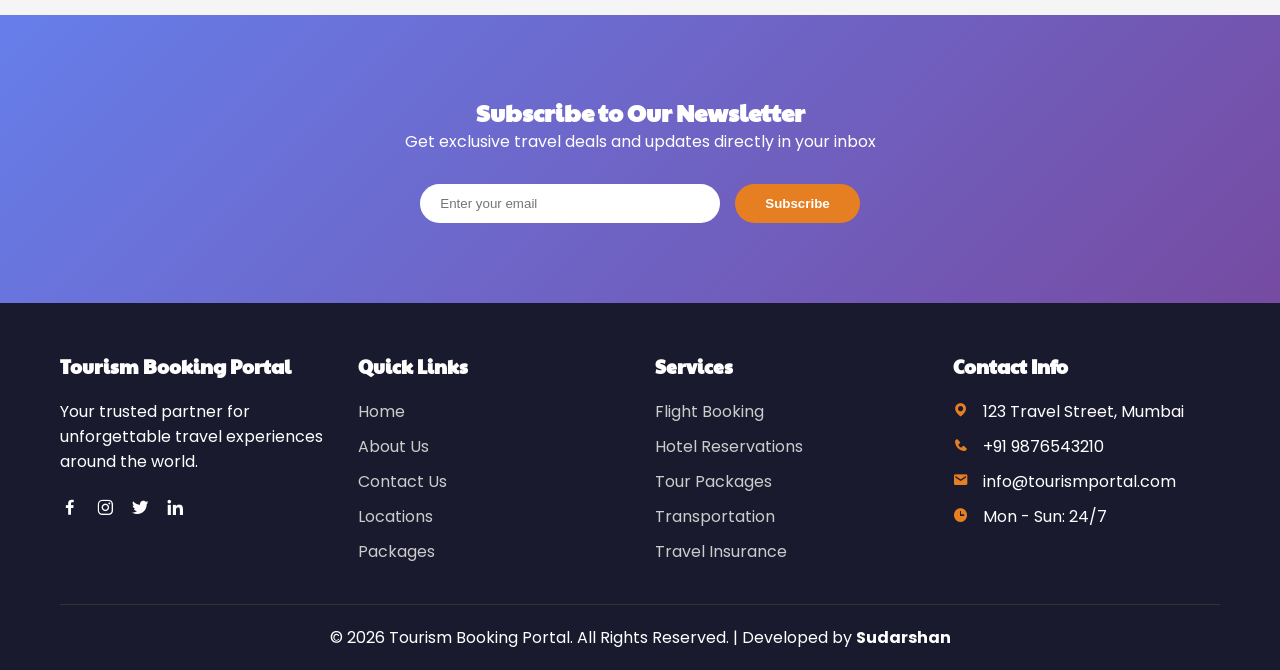
<file: packages.html>
<!DOCTYPE html>
<html lang="en">
<head>
    <meta charset="UTF-8">
    <meta name="viewport" content="width=device-width, initial-scale=1.0">
    <title>Travel Packages - Tourism Booking Portal</title>
    <link rel="icon" href="images/logo.png">
    <link rel="stylesheet" href="css/style.css">
    <link rel="preconnect" href="https://fonts.googleapis.com">
    <link rel="preconnect" href="https://fonts.gstatic.com" crossorigin>
    <link href="https://fonts.googleapis.com/css2?family=Paytone+One&family=Poppins:wght@100;200;300;400;500;600;700;800;900&display=swap" rel="stylesheet">
    <link rel="stylesheet" href="https://unpkg.com/boxicons@latest/css/boxicons.min.css">
    <style>
        .packages-detailed {
            padding: 60px 0;
            background: #f5f5f5;
        }
        .package-detail-card {
            display: flex;
            background: white;
            border-radius: 20px;
            overflow: hidden;
            box-shadow: 0 5px 20px rgba(0,0,0,0.1);
            margin-bottom: 40px;
            transition: transform 0.3s;
        }
        .package-detail-card:hover {
            transform: translateY(-5px);
        }
        .package-detail-card.popular {
            border: 2px solid #e67e22;
            position: relative;
        }
        .popular-badge {
            position: absolute;
            top: 20px;
            right: 20px;
            background: #e67e22;
            color: white;
            padding: 5px 15px;
            border-radius: 20px;
            font-size: 12px;
            font-weight: 600;
        }
        .package-image {
            flex: 1;
            min-height: 400px;
        }
        .package-image img {
            width: 100%;
            height: 100%;
            object-fit: cover;
        }
        .package-badge {
            position: absolute;
            bottom: 20px;
            left: 20px;
            padding: 5px 15px;
            border-radius: 20px;
            font-size: 12px;
            font-weight: 600;
            color: white;
        }
        .package-badge.budget { background: #27ae60; }
        .package-badge.mid-range { background: #3498db; }
        .package-badge.luxury { background: #9b59b6; }
        .package-content {
            flex: 1;
            padding: 30px;
        }
        .package-header {
            display: flex;
            justify-content: space-between;
            align-items: center;
            margin-bottom: 15px;
            flex-wrap: wrap;
        }
        .package-price {
            font-size: 1.8rem;
            font-weight: bold;
            color: #e67e22;
        }
        .package-meta {
            display: flex;
            gap: 20px;
            flex-wrap: wrap;
            margin-bottom: 20px;
            padding-bottom: 15px;
            border-bottom: 1px solid #eee;
        }
        .package-features-detailed ul {
            display: grid;
            grid-template-columns: repeat(2, 1fr);
            gap: 10px;
            margin: 15px 0;
            list-style: none;
        }
        .package-features-detailed li {
            display: flex;
            align-items: center;
            gap: 8px;
        }
        .package-features-detailed i {
            color: #27ae60;
        }
        .special-offer {
            margin: 20px 0;
        }
        .offer-badge {
            background: #ffd700;
            color: #333;
            padding: 10px;
            border-radius: 10px;
            text-align: center;
        }
        @media (max-width: 768px) {
            .package-detail-card {
                flex-direction: column;
            }
            .package-image {
                min-height: 250px;
            }
            .package-features-detailed ul {
                grid-template-columns: 1fr;
            }
        }
    </style>
</head>
<body>
    <!-- Navigation -->
    <nav>
        <a href="index.html" class="logo-link">
            <img src="images/logo.png" class="logo" alt="Tourism Booking Portal">
        </a>
        <ul class="navbar">
            <li><a href="index.html">Home</a></li>
            <li><a href="locations.html">Locations</a></li>
            <li><a href="packages.html" class="active">Packages</a></li>
            <li><a href="about.html">About Us</a></li>
            <li><a href="contact.html">Contact Us</a></li>
            <li><a href="register.html" class="register-btn">Book Now</a></li>
        </ul>
        <div class="bx bx-menu" id="menu-icon"></div>
    </nav>

    <!-- Page Header -->
    <section class="page-header">
        <div class="container">
            <h1>Travel Packages</h1>
            <p>Choose from our carefully curated packages designed to suit every budget and preference</p>
        </div>
    </section>

    <!-- Packages Grid -->
    <section class="packages-detailed">
        <div class="container">
            <!-- Bronze Package -->
            <div class="package-detail-card">
                <div class="package-image" style="position: relative;">
                    <img src="images/package-bronze.jpg" alt="Bronze Package" onerror="this.src='images/bgimg.jpg'">
                    <div class="package-badge budget">Budget Friendly</div>
                </div>
                <div class="package-content">
                    <div class="package-header">
                        <h2>Bronze Package</h2>
                        <div class="package-price">₹9,999/-</div>
                    </div>
                    <div class="package-meta">
                        <span><i class='bx bxs-time'></i> 5 Days / 4 Nights</span>
                        <span><i class='bx bxs-user'></i> Perfect for Solo/Small Groups</span>
                        <span><i class='bx bxs-star'></i> 4.2/5 Rating (1,234 reviews)</span>
                    </div>
                    <p>Perfect for budget-conscious travelers who want quality experiences without breaking the bank.</p>
                    <div class="package-features-detailed">
                        <h4>What's Included:</h4>
                        <ul>
                            <li><i class='bx bxs-check-circle'></i> 2 Star Hotel Accommodation</li>
                            <li><i class='bx bxs-check-circle'></i> Daily Breakfast Included</li>
                            <li><i class='bx bxs-check-circle'></i> Airport/Hotel Transfers</li>
                            <li><i class='bx bxs-check-circle'></i> Local Tour Guide</li>
                            <li><i class='bx bxs-check-circle'></i> 24/7 Customer Support</li>
                            <li><i class='bx bxs-check-circle'></i> Basic Travel Insurance</li>
                        </ul>
                    </div>
                    <div class="package-actions">
                        <a href="register.html?package=bronze" class="btn">Book This Package</a>
                        <a href="contact.html" class="btn-secondary">Customize Package</a>
                    </div>
                </div>
            </div>

            <!-- Silver Package (Most Popular) -->
            <div class="package-detail-card popular">
                <div class="popular-badge">🔥 Most Popular</div>
                <div class="package-image" style="position: relative;">
                    <img src="images/package-silver.jpg" alt="Silver Package" onerror="this.src='images/bgimg.jpg'">
                    <div class="package-badge mid-range">Best Value</div>
                </div>
                <div class="package-content">
                    <div class="package-header">
                        <h2>Silver Package</h2>
                        <div class="package-price">₹19,999/-</div>
                    </div>
                    <div class="package-meta">
                        <span><i class='bx bxs-time'></i> 7 Days / 6 Nights</span>
                        <span><i class='bx bxs-user'></i> Ideal for Couples/Families</span>
                        <span><i class='bx bxs-star'></i> 4.7/5 Rating (2,567 reviews)</span>
                    </div>
                    <p>Enhanced comfort with better amenities and extended stay options. Perfect for couples and families.</p>
                    <div class="package-features-detailed">
                        <h4>What's Included:</h4>
                        <ul>
                            <li><i class='bx bxs-check-circle'></i> 3 Star Hotel Accommodation</li>
                            <li><i class='bx bxs-check-circle'></i> Breakfast & Dinner Included</li>
                            <li><i class='bx bxs-check-circle'></i> Luxury Airport Transfers</li>
                            <li><i class='bx bxs-check-circle'></i> Professional Tour Guide</li>
                            <li><i class='bx bxs-check-circle'></i> Premium Customer Support</li>
                            <li><i class='bx bxs-check-circle'></i> Comprehensive Insurance</li>
                            <li><i class='bx bxs-check-circle'></i> City Tour with Entry Fees</li>
                        </ul>
                    </div>
                    <div class="special-offer">
                        <div class="offer-badge"><i class='bx bxs-gift'></i> Special Offer: Free Spa Session</div>
                    </div>
                    <div class="package-actions">
                        <a href="register.html?package=silver" class="btn">Book This Package</a>
                        <a href="contact.html" class="btn-secondary">Customize Package</a>
                    </div>
                </div>
            </div>

            <!-- Gold Package -->
            <div class="package-detail-card">
                <div class="package-image" style="position: relative;">
                    <img src="images/package-gold.jpg" alt="Gold Package" onerror="this.src='images/bgimg.jpg'">
                    <div class="package-badge luxury">Luxury Experience</div>
                </div>
                <div class="package-content">
                    <div class="package-header">
                        <h2>Gold Package</h2>
                        <div class="package-price">₹29,999/-</div>
                    </div>
                    <div class="package-meta">
                        <span><i class='bx bxs-time'></i> 10 Days / 9 Nights</span>
                        <span><i class='bx bxs-user'></i> Luxury for Small Groups</span>
                        <span><i class='bx bxs-star'></i> 4.9/5 Rating (1,890 reviews)</span>
                    </div>
                    <p>Luxury experience with premium services and exclusive amenities for discerning travelers.</p>
                    <div class="package-features-detailed">
                        <h4>What's Included:</h4>
                        <ul>
                            <li><i class='bx bxs-check-circle'></i> 4 Star Hotel Accommodation</li>
                            <li><i class='bx bxs-check-circle'></i> All Meals Included</li>
                            <li><i class='bx bxs-check-circle'></i> Premium Luxury Transfers</li>
                            <li><i class='bx bxs-check-circle'></i> Expert Multilingual Guide</li>
                            <li><i class='bx bxs-check-circle'></i> VIP Concierge Service</li>
                            <li><i class='bx bxs-check-circle'></i> Premium Travel Insurance</li>
                            <li><i class='bx bxs-check-circle'></i> Private Car with Driver</li>
                            <li><i class='bx bxs-check-circle'></i> Fine Dining Experiences (2)</li>
                        </ul>
                    </div>
                    <div class="package-actions">
                        <a href="register.html?package=gold" class="btn">Book This Package</a>
                        <a href="contact.html" class="btn-secondary">Customize Package</a>
                    </div>
                </div>
            </div>

            <!-- Platinum Package -->
            <div class="package-detail-card">
                <div class="package-image" style="position: relative;">
                    <img src="images/package-platinum.jpg" alt="Platinum Package" onerror="this.src='images/bgimg.jpg'">
                    <div class="package-badge luxury">Ultimate Luxury</div>
                </div>
                <div class="package-content">
                    <div class="package-header">
                        <h2>Platinum Package</h2>
                        <div class="package-price">₹39,999/-</div>
                    </div>
                    <div class="package-meta">
                        <span><i class='bx bxs-time'></i> 14 Days / 13 Nights</span>
                        <span><i class='bx bxs-user'></i> Ultimate Luxury Experience</span>
                        <span><i class='bx bxs-star'></i> 5.0/5 Rating (956 reviews)</span>
                    </div>
                    <p>The ultimate travel experience with all-inclusive luxury and personalized services.</p>
                    <div class="package-features-detailed">
                        <h4>What's Included:</h4>
                        <ul>
                            <li><i class='bx bxs-check-circle'></i> 5 Star Luxury Hotel</li>
                            <li><i class='bx bxs-check-circle'></i> All Premium Meals Included</li>
                            <li><i class='bx bxs-check-circle'></i> Luxury Car Airport Transfers</li>
                            <li><i class='bx bxs-check-circle'></i> Personal Tour Guide & Assistant</li>
                            <li><i class='bx bxs-check-circle'></i> 24/7 VIP Concierge Service</li>
                            <li><i class='bx bxs-check-circle'></i> Ultimate Travel Insurance</li>
                            <li><i class='bx bxs-check-circle'></i> Private Luxury Vehicle</li>
                            <li><i class='bx bxs-check-circle'></i> Premium Spa Sessions (3)</li>
                            <li><i class='bx bxs-check-circle'></i> Helicopter Tours (Selected)</li>
                            <li><i class='bx bxs-check-circle'></i> Butler Service Available</li>
                        </ul>
                    </div>
                    <div class="package-actions">
                        <a href="register.html?package=platinum" class="btn">Book This Package</a>
                        <a href="contact.html" class="btn-secondary">Customize Package</a>
                    </div>
                </div>
            </div>
        </div>
    </section>

    <!-- Special Offers -->
    <section class="why-choose-us">
        <div class="container">
            <h2 class="section-title">Special Offers & Deals</h2>
            <div class="features-grid">
                <div class="feature">
                    <i class='bx bxs-calendar'></i>
                    <h3>Early Bird Discount</h3>
                    <p>Book 3 months in advance and get 15% off on any package</p>
                    <span style="color:#e67e22; font-weight:bold;">Code: EARLY15</span>
                </div>
                <div class="feature">
                    <i class='bx bxs-group'></i>
                    <h3>Group Discount</h3>
                    <p>Save up to 20% when booking for 4 or more travelers</p>
                    <span style="color:#e67e22; font-weight:bold;">Contact for details</span>
                </div>
                <div class="feature">
                    <i class='bx bxs-heart'></i>
                    <h3>Honeymoon Special</h3>
                    <p>Complimentary romantic dinner and room upgrade</p>
                    <span style="color:#e67e22; font-weight:bold;">Free Upgrade</span>
                </div>
            </div>
        </div>
    </section>

    <!-- Newsletter -->
    <section class="newsletter">
        <div class="container">
            <div class="newsletter-content">
                <h2>Subscribe to Our Newsletter</h2>
                <p>Get exclusive travel deals and updates directly in your inbox</p>
                <form class="newsletter-form" id="newsletterForm">
                    <input type="email" id="newsletterEmail" placeholder="Enter your email" required>
                    <button type="submit">Subscribe</button>
                </form>
            </div>
        </div>
    </section>

    <!-- Footer -->
    <footer>
        <div class="container">
            <div class="footer-content">
                <div class="footer-column">
                    <h3>Tourism Booking Portal</h3>
                    <p>Your trusted partner for unforgettable travel experiences around the world.</p>
                    <div class="social-links">
                        <a href="https://www.facebook.com/share/1Fr5RTMqN9/"><i class='bx bxl-facebook'></i></a>
                        <a href="https://www.instagram.com/sudarshan27_?igsh=NzQ1YjJlYm9oYTVn"><i class='bx bxl-instagram'></i></a>
                        <a href="#"><i class='bx bxl-twitter'></i></a>
                        <a href="https://www.linkedin.com/in/sudarshan27"><i class='bx bxl-linkedin'></i></a>
                    </div>
                </div>
                <div class="footer-column">
                    <h3>Quick Links</h3>
                    <ul class="footer-links">
                        <li><a href="index.html">Home</a></li>
                        <li><a href="about.html">About Us</a></li>
                        <li><a href="contact.html">Contact Us</a></li>
                        <li><a href="locations.html">Locations</a></li>
                        <li><a href="packages.html">Packages</a></li>
                    </ul>
                </div>
                <div class="footer-column">
                    <h3>Services</h3>
                    <ul class="footer-links">
                        <li><a href="#">Flight Booking</a></li>
                        <li><a href="#">Hotel Reservations</a></li>
                        <li><a href="#">Tour Packages</a></li>
                        <li><a href="#">Transportation</a></li>
                        <li><a href="#">Travel Insurance</a></li>
                    </ul>
                </div>
                <div class="footer-column">
                    <h3>Contact Info</h3>
                    <ul class="footer-contact">
                        <li><i class='bx bxs-map'></i> 123 Travel Street, Mumbai</li>
                        <li><i class='bx bxs-phone'></i> +91 9876543210</li>
                        <li><i class='bx bxs-envelope'></i> info@tourismportal.com</li>
                        <li><i class='bx bxs-time'></i> Mon - Sun: 24/7</li>
                    </ul>
                </div>
            </div>
            <div class="footer-bottom">
                <p>&copy; <span id="currentYear"></span> Tourism Booking Portal. All Rights Reserved. | Developed by <strong>Sudarshan</strong></p>
            </div>
        </div>
    </footer>

    <script src="js/main.js"></script>
</body>
</html>
</file>
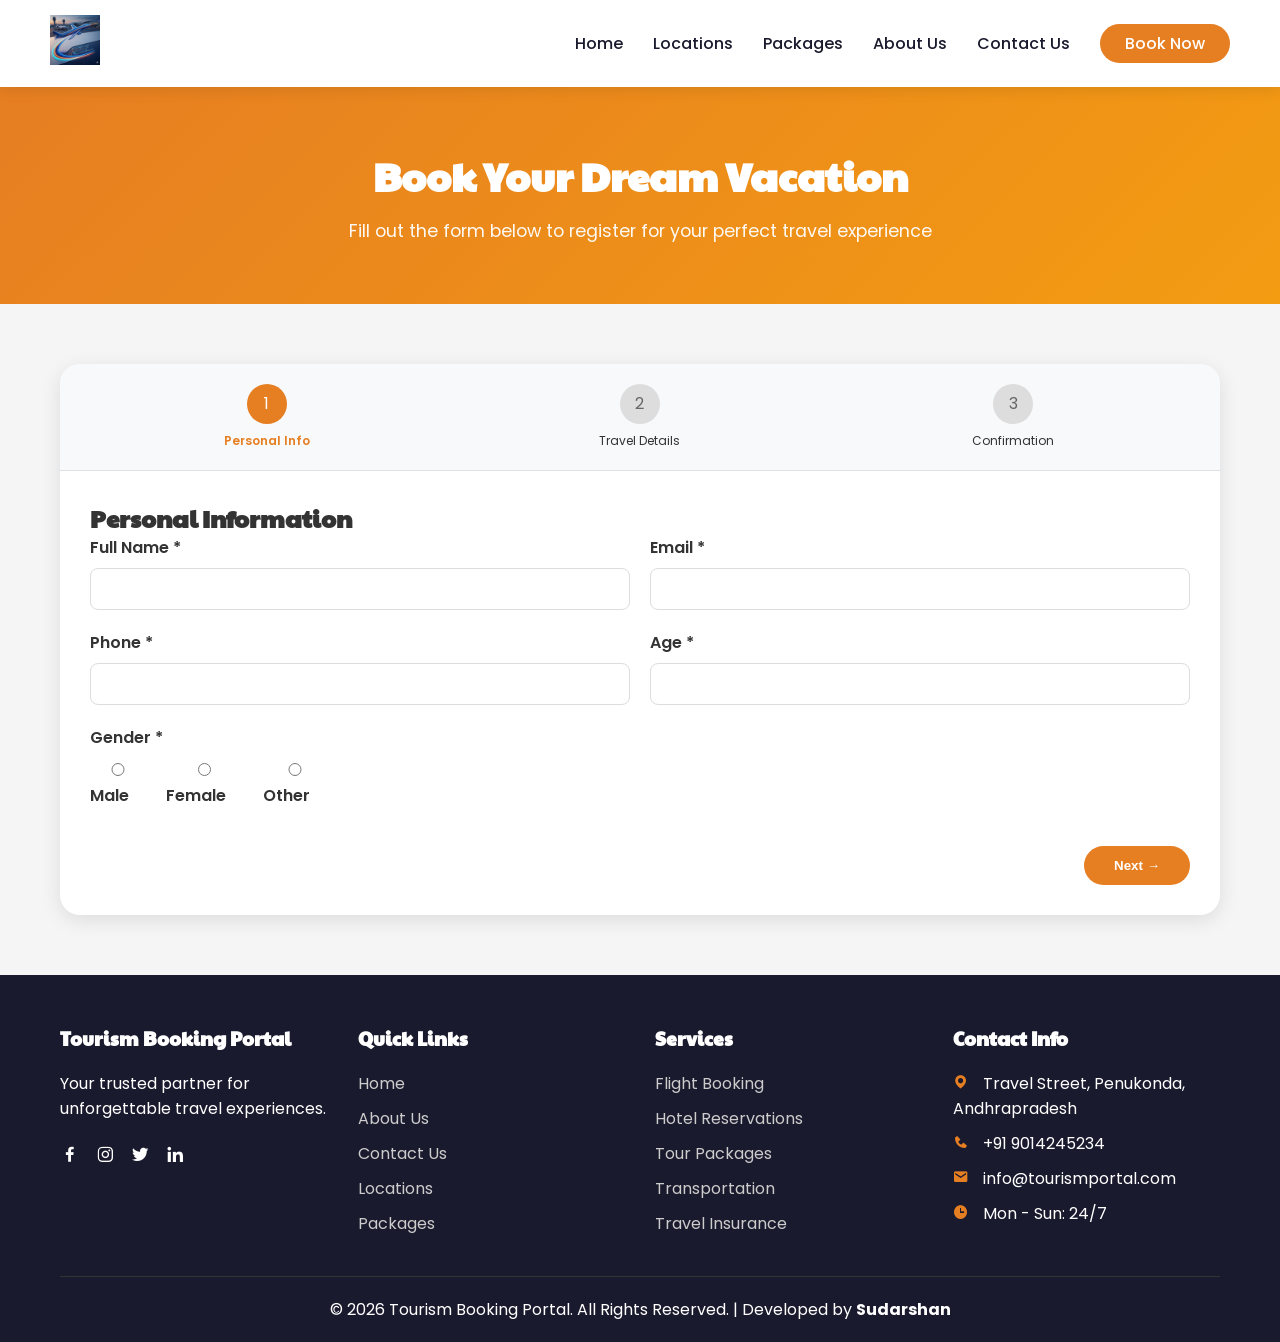
<file: register.html>
<!DOCTYPE html>
<html lang="en">
<head>
    <meta charset="UTF-8">
    <meta name="viewport" content="width=device-width, initial-scale=1.0">
    <title>Register - Tourism Booking Portal</title>
    <link rel="icon" href="images/logo.png">
    <link rel="stylesheet" href="css/style.css">
    <link rel="preconnect" href="https://fonts.googleapis.com">
    <link rel="preconnect" href="https://fonts.gstatic.com" crossorigin>
    <link href="https://fonts.googleapis.com/css2?family=Paytone+One&family=Poppins:wght@100;200;300;400;500;600;700;800;900&display=swap" rel="stylesheet">
    <link rel="stylesheet" href="https://unpkg.com/boxicons@latest/css/boxicons.min.css">
    <style>
        .registration-section {
            padding: 60px 0;
            background: #f5f5f5;
        }
        .registration-form-wrapper {
            background: white;
            border-radius: 20px;
            overflow: hidden;
            box-shadow: 0 5px 20px rgba(0,0,0,0.1);
        }
        .registration-steps {
            display: flex;
            background: #f8f9fa;
            padding: 20px;
            border-bottom: 1px solid #e0e0e0;
        }
        .step {
            flex: 1;
            text-align: center;
            cursor: pointer;
        }
        .step-number {
            display: inline-block;
            width: 40px;
            height: 40px;
            line-height: 40px;
            border-radius: 50%;
            background: #ddd;
            color: #666;
        }
        .step.active .step-number { background: #e67e22; color: white; }
        .step.completed .step-number { background: #27ae60; color: white; }
        .step-text { display: block; font-size: 12px; margin-top: 8px; }
        .step.active .step-text { color: #e67e22; font-weight: 600; }
        .form-step { display: none; padding: 30px; }
        .form-step.active { display: block; }
        .form-group { margin-bottom: 20px; }
        .form-group label { display: block; margin-bottom: 8px; font-weight: 600; }
        .form-group input, .form-group select, .form-group textarea { width: 100%; padding: 12px; border: 1px solid #ddd; border-radius: 8px; }
        .form-row { display: grid; grid-template-columns: 1fr 1fr; gap: 20px; }
        .radio-group { display: flex; gap: 20px; }
        .checkbox-grid { display: grid; grid-template-columns: repeat(auto-fit, minmax(150px, 1fr)); gap: 15px; margin-top: 10px; }
        .package-option-form { border: 2px solid #eee; border-radius: 10px; margin-bottom: 15px; }
        .package-option-form label { display: block; padding: 15px; cursor: pointer; margin: 0; }
        .package-option-form input:checked + label { background: #fef5e7; border-color: #e67e22; }
        .package-price { float: right; color: #e67e22; font-weight: bold; }
        .summary-card { background: #f8f9fa; border-radius: 10px; padding: 20px; margin-bottom: 20px; }
        .summary-item { display: flex; justify-content: space-between; padding: 10px 0; border-bottom: 1px solid #eee; }
        .summary-item.total { border-top: 2px solid #ddd; margin-top: 10px; padding-top: 15px; font-size: 18px; color: #e67e22; }
        .form-actions { text-align: center; margin-top: 30px; }
        .btn-secondary { background: #6c757d; margin-right: 10px; }
        @media (max-width: 768px) {
            .form-row { grid-template-columns: 1fr; }
            .registration-steps { flex-direction: column; gap: 10px; }
        }
    </style>
</head>
<body>
    <nav>
        <a href="index.html" class="logo-link"><img src="images/logo.png" class="logo" alt="Tourism Booking Portal"></a>
        <ul class="navbar">
            <li><a href="index.html">Home</a></li>
            <li><a href="locations.html">Locations</a></li>
            <li><a href="packages.html">Packages</a></li>
            <li><a href="about.html">About Us</a></li>
            <li><a href="contact.html">Contact Us</a></li>
            <li><a href="register.html" class="register-btn active">Book Now</a></li>
        </ul>
        <div class="bx bx-menu" id="menu-icon"></div>
    </nav>

    <section class="page-header">
        <div class="container"><h1>Book Your Dream Vacation</h1><p>Fill out the form below to register for your perfect travel experience</p></div>
    </section>

    <section class="registration-section">
        <div class="container">
            <div class="registration-form-wrapper">
                <div class="registration-steps">
                    <div class="step active" data-step="1"><span class="step-number">1</span><span class="step-text">Personal Info</span></div>
                    <div class="step" data-step="2"><span class="step-number">2</span><span class="step-text">Travel Details</span></div>
                    <div class="step" data-step="3"><span class="step-number">3</span><span class="step-text">Confirmation</span></div>
                </div>

                <form id="registrationForm">
                    <!-- Step 1 -->
                    <div class="form-step active" id="step1">
                        <h2>Personal Information</h2>
                        <div class="form-row">
                            <div class="form-group"><label>Full Name *</label><input type="text" id="fullName" required></div>
                            <div class="form-group"><label>Email *</label><input type="email" id="email" required></div>
                        </div>
                        <div class="form-row">
                            <div class="form-group"><label>Phone *</label><input type="tel" id="phone" required></div>
                            <div class="form-group"><label>Age *</label><input type="number" id="age" min="18" max="100" required></div>
                        </div>
                        <div class="form-group"><label>Gender *</label><div class="radio-group"><label><input type="radio" name="gender" value="Male"> Male</label><label><input type="radio" name="gender" value="Female"> Female</label><label><input type="radio" name="gender" value="Other"> Other</label></div></div>
                        <div class="form-actions"><button type="button" class="btn next-step" data-next="2">Next →</button></div>
                    </div>

                    <!-- Step 2 -->
                    <div class="form-step" id="step2">
                        <h2>Travel Details</h2>
                        <div class="form-row">
                            <div class="form-group"><label>Departure Date *</label><input type="date" id="departure" required></div>
                            <div class="form-group"><label>Return Date *</label><input type="date" id="return" required></div>
                        </div>
                        <div class="form-group"><label>Destinations *</label><div class="checkbox-grid" id="destinationsCheckbox"></div></div>
                        <div class="form-group"><label>Package Selection *</label><div id="packagesRadio"></div></div>
                        <div class="form-group"><label>Special Requirements</label><textarea id="requirements" rows="3" placeholder="Any special requests?"></textarea></div>
                        <div class="form-actions"><button type="button" class="btn-secondary prev-step" data-prev="1">← Previous</button><button type="button" class="btn next-step" data-next="3">Next →</button></div>
                    </div>

                    <!-- Step 3 -->
                    <div class="form-step" id="step3">
                        <h2>Confirmation</h2>
                        <div class="summary-card" id="summary"></div>
                        <div class="terms-section"><label><input type="checkbox" id="terms" required> I agree to the Terms & Conditions and Privacy Policy.</label></div>
                        <div class="form-actions"><button type="button" class="btn-secondary prev-step" data-prev="2">← Previous</button><button type="submit" class="btn">Confirm & Book</button></div>
                    </div>
                </form>
            </div>
        </div>
    </section>

    <footer>
        <div class="container">
            <div class="footer-content">
                <div class="footer-column"><h3>Tourism Booking Portal</h3><p>Your trusted partner for unforgettable travel experiences.</p><div class="social-links"><a href="https://www.facebook.com/share/1Fr5RTMqN9"><i class='bx bxl-facebook'></i></a><a href="https://www.instagram.com/sudarshan27_?igsh=NzQ1YjJlYm9oYTVn"><i class='bx bxl-instagram'></i></a><a href="#"><i class='bx bxl-twitter'></i></a><a href="https://www.linkedin.com/in/sudarshan27"><i class='bx bxl-linkedin'></i></a></div></div>
                <div class="footer-column"><h3>Quick Links</h3><ul class="footer-links"><li><a href="index.html">Home</a></li><li><a href="about.html">About Us</a></li><li><a href="contact.html">Contact Us</a></li><li><a href="locations.html">Locations</a></li><li><a href="packages.html">Packages</a></li></ul></div>
                <div class="footer-column"><h3>Services</h3><ul class="footer-links"><li><a href="#">Flight Booking</a></li><li><a href="#">Hotel Reservations</a></li><li><a href="#">Tour Packages</a></li><li><a href="#">Transportation</a></li><li><a href="#">Travel Insurance</a></li></ul></div>
                <div class="footer-column"><h3>Contact Info</h3><ul class="footer-contact"><li><i class='bx bxs-map'></i> Travel Street, Penukonda, Andhrapradesh</li><li><i class='bx bxs-phone'></i> +91 9014245234</li><li><i class='bx bxs-envelope'></i> info@tourismportal.com</li><li><i class='bx bxs-time'></i> Mon - Sun: 24/7</li></ul></div>
            </div>
            <div class="footer-bottom"><p>&copy; <span id="currentYear"></span> Tourism Booking Portal. All Rights Reserved. | Developed by <strong>Sudarshan</strong></p></div>
        </div>
    </footer>

    <script>
        const destinations = ['Kashmir', 'Istanbul', 'Paris', 'Bali', 'Dubai', 'Switzerland', 'Thailand', 'Maldives'];
        const packages = [
            { id: 'bronze', name: 'Bronze Package', price: 9999, duration: '5 Days / 4 Nights' },
            { id: 'silver', name: 'Silver Package', price: 19999, duration: '7 Days / 6 Nights' },
            { id: 'gold', name: 'Gold Package', price: 29999, duration: '10 Days / 9 Nights' },
            { id: 'platinum', name: 'Platinum Package', price: 39999, duration: '14 Days / 13 Nights' }
        ];

        // Populate destinations
        document.getElementById('destinationsCheckbox').innerHTML = destinations.map(d => `<label><input type="checkbox" name="destination" value="${d}"> ${d}</label>`).join('');
        document.getElementById('packagesRadio').innerHTML = packages.map(p => `<div class="package-option-form"><input type="radio" id="${p.id}" name="package" value="${p.name}" data-price="${p.price}"><label for="${p.id}"><strong>${p.name}</strong><span class="package-price">₹${p.price.toLocaleString()}</span><br><small>${p.duration}</small></label></div>`).join('');

        // Step navigation
        let currentStep = 1;
        function updateSteps(step) {
            document.querySelectorAll('.form-step').forEach((s, i) => s.classList.toggle('active', i + 1 === step));
            document.querySelectorAll('.step').forEach((s, i) => { s.classList.toggle('active', i + 1 === step); if (i + 1 < step) s.classList.add('completed'); else s.classList.remove('completed'); });
            currentStep = step;
        }
        document.querySelectorAll('.next-step').forEach(btn => btn.addEventListener('click', () => { if (validateStep(currentStep)) { if (currentStep === 2) updateSummary(); updateSteps(currentStep + 1); } }));
        document.querySelectorAll('.prev-step').forEach(btn => btn.addEventListener('click', () => updateSteps(currentStep - 1)));
        document.querySelectorAll('.step').forEach(step => step.addEventListener('click', () => { if (parseInt(step.dataset.step) < currentStep) updateSteps(parseInt(step.dataset.step)); }));

        function validateStep(step) {
            if (step === 1) {
                if (!document.getElementById('fullName').value) { alert('Please enter your name'); return false; }
                if (!document.getElementById('email').value) { alert('Please enter your email'); return false; }
                if (!document.getElementById('phone').value) { alert('Please enter your phone number'); return false; }
                if (!document.getElementById('age').value || document.getElementById('age').value < 18) { alert('You must be 18 or older'); return false; }
                if (!document.querySelector('input[name="gender"]:checked')) { alert('Please select your gender'); return false; }
            }
            if (step === 2) {
                if (!document.getElementById('departure').value) { alert('Please select departure date'); return false; }
                if (!document.getElementById('return').value) { alert('Please select return date'); return false; }
                if (!document.querySelector('input[name="destination"]:checked')) { alert('Please select at least one destination'); return false; }
                if (!document.querySelector('input[name="package"]:checked')) { alert('Please select a package'); return false; }
            }
            return true;
        }

        function updateSummary() {
            const name = document.getElementById('fullName').value;
            const email = document.getElementById('email').value;
            const phone = document.getElementById('phone').value;
            const age = document.getElementById('age').value;
            const gender = document.querySelector('input[name="gender"]:checked')?.value;
            const departure = document.getElementById('departure').value;
            const returnDate = document.getElementById('return').value;
            const destinations = Array.from(document.querySelectorAll('input[name="destination"]:checked')).map(cb => cb.value);
            const selectedPackage = document.querySelector('input[name="package"]:checked');
            const packageName = selectedPackage?.value;
            const packagePrice = parseInt(selectedPackage?.dataset.price);
            
            document.getElementById('summary').innerHTML = `
                <div class="summary-item"><strong>Name:</strong> <span>${name}</span></div>
                <div class="summary-item"><strong>Email:</strong> <span>${email}</span></div>
                <div class="summary-item"><strong>Phone:</strong> <span>${phone}</span></div>
                <div class="summary-item"><strong>Age/Gender:</strong> <span>${age} yrs, ${gender}</span></div>
                <div class="summary-item"><strong>Travel Dates:</strong> <span>${departure} to ${returnDate}</span></div>
                <div class="summary-item"><strong>Destinations:</strong> <span>${destinations.join(', ')}</span></div>
                <div class="summary-item"><strong>Package:</strong> <span>${packageName}</span></div>
                <div class="summary-item total"><strong>Total Amount:</strong> <span>₹${packagePrice.toLocaleString()}</span></div>
            `;
        }

        // Form submission
        document.getElementById('registrationForm').addEventListener('submit', (e) => {
            e.preventDefault();
            if (!document.getElementById('terms').checked) { alert('Please accept the terms and conditions'); return; }
            
            const registration = {
                id: Date.now(),
                firstName: document.getElementById('fullName').value.split(' ')[0],
                lastName: document.getElementById('fullName').value.split(' ').slice(1).join(' ') || '',
                email: document.getElementById('email').value,
                phone: document.getElementById('phone').value,
                age: document.getElementById('age').value,
                gender: document.querySelector('input[name="gender"]:checked')?.value,
                departure: document.getElementById('departure').value,
                return: document.getElementById('return').value,
                destinations: Array.from(document.querySelectorAll('input[name="destination"]:checked')).map(cb => cb.value),
                package: document.querySelector('input[name="package"]:checked')?.value,
                packagePrice: document.querySelector('input[name="package"]:checked')?.dataset.price,
                requirements: document.getElementById('requirements').value
            };
            
            let registrations = JSON.parse(localStorage.getItem('user_registrations') || '[]');
            registrations.push(registration);
            localStorage.setItem('user_registrations', JSON.stringify(registrations));
            
            alert('Booking Successful! A confirmation email has been sent.');
            window.location.href = 'index.html';
        });

        // Set min dates
        const today = new Date().toISOString().split('T')[0];
        document.getElementById('departure').min = today;
        document.getElementById('return').min = today;
        document.getElementById('departure').addEventListener('change', () => document.getElementById('return').min = document.getElementById('departure').value);

        // Pre-fill from URL
        const urlParams = new URLSearchParams(window.location.search);
        const packageParam = urlParams.get('package');
        if (packageParam) document.getElementById(packageParam)?.click();
    </script>
    <script src="js/main.js"></script>
</body>
</html>
</file>
<file: css/style.css>
/* ========================================
   TOURISM BOOKING PORTAL - MASTER STYLESHEET
   ======================================== */

/* Import Fonts */
@import url('https://fonts.googleapis.com/css2?family=Paytone+One&family=Poppins:wght@100;200;300;400;500;600;700;800;900&display=swap');

/* Reset & Base */
* {
    margin: 0;
    padding: 0;
    box-sizing: border-box;
}

body {
    font-family: 'Poppins', sans-serif;
    background: #f5f5f5;
    color: #333;
    overflow-x: hidden;
}

.container {
    max-width: 1200px;
    margin: 0 auto;
    padding: 0 20px;
}

/* Typography */
h1, h2, h3, .section-title {
    font-family: 'Paytone One', sans-serif;
}

.section-title {
    text-align: center;
    font-size: 2.5rem;
    margin-bottom: 40px;
    color: #1a1a2e;
}

.section-title p {
    font-family: 'Poppins', sans-serif;
    font-size: 1rem;
    color: #666;
    margin-top: 10px;
}

/* Navigation */
nav {
    display: flex;
    justify-content: space-between;
    align-items: center;
    padding: 15px 50px;
    background: #ffffff;
    box-shadow: 0 2px 15px rgba(0,0,0,0.1);
    position: sticky;
    top: 0;
    z-index: 1000;
}

.logo {
    height: 50px;
}

.navbar {
    display: flex;
    list-style: none;
    gap: 30px;
}

.navbar li a {
    text-decoration: none;
    color: #1a1a2e;
    font-weight: 500;
    transition: 0.3s;
    padding: 8px 0;
}

.navbar li a:hover,
.navbar li a.active {
    color: #e67e22;
    border-bottom: 2px solid #e67e22;
}

.register-btn {
    background: #e67e22 !important;
    color: white !important;
    padding: 8px 25px !important;
    border-radius: 30px !important;
    border-bottom: none !important;
}

.register-btn:hover {
    background: #d35400 !important;
    transform: translateY(-2px);
}

#menu-icon {
    font-size: 30px;
    cursor: pointer;
    display: none;
}

/* Buttons */
.btn, .btn-primary {
    background: #e67e22;
    color: white;
    padding: 12px 30px;
    border-radius: 30px;
    text-decoration: none;
    font-weight: 600;
    transition: all 0.3s ease;
    display: inline-block;
    border: none;
    cursor: pointer;
    text-align: center;
}

.btn:hover, .btn-primary:hover {
    background: #d35400;
    transform: translateY(-3px);
    box-shadow: 0 5px 15px rgba(230, 126, 34, 0.3);
}

.btn-secondary {
    background: #6c757d;
    color: white;
    padding: 10px 25px;
    border-radius: 30px;
    text-decoration: none;
    font-weight: 500;
    transition: all 0.3s ease;
    display: inline-block;
    border: none;
    cursor: pointer;
}

.btn-secondary:hover {
    background: #5a6268;
    transform: translateY(-2px);
}

/* Hero Section */
.hero {
    background: linear-gradient(rgba(0,0,0,0.5), rgba(0,0,0,0.5)), url('../images/bgimg.jpg');
    background-size: cover;
    background-position: center;
    height: 80vh;
    display: flex;
    align-items: center;
    justify-content: center;
    text-align: center;
    color: white;
}

.hero-content h1 {
    font-size: 3.5rem;
    margin-bottom: 20px;
}

.hero-content p {
    font-size: 1.2rem;
    margin-bottom: 30px;
}

/* Page Header */
.page-header {
    background: linear-gradient(135deg, #e67e22, #f39c12);
    color: white;
    padding: 60px 0;
    text-align: center;
}

.page-header h1 {
    font-size: 2.5rem;
    margin-bottom: 15px;
}

.page-header p {
    font-size: 1.1rem;
    opacity: 0.95;
}

/* Services Section */
.services-section {
    padding: 80px 0;
    background: #f8f9fa;
}

.services-grid {
    display: grid;
    grid-template-columns: repeat(4, 1fr);
    gap: 30px;
}

.service-card {
    background: white;
    border-radius: 20px;
    padding: 30px 25px;
    text-align: center;
    transition: all 0.3s ease;
    box-shadow: 0 10px 30px rgba(0,0,0,0.08);
}

.service-card:hover {
    transform: translateY(-10px);
    box-shadow: 0 20px 40px rgba(0,0,0,0.15);
}

.service-icon {
    width: 80px;
    height: 80px;
    background: linear-gradient(135deg, #e67e22, #f39c12);
    border-radius: 50%;
    display: flex;
    align-items: center;
    justify-content: center;
    margin: 0 auto 20px;
}

.service-icon i {
    font-size: 40px;
    color: white;
}

.service-card h3 {
    font-size: 1.4rem;
    margin-bottom: 15px;
    color: #1a1a2e;
}

.service-card p {
    color: #666;
    line-height: 1.6;
    font-size: 0.9rem;
}

.service-features {
    margin: 20px 0;
    text-align: left;
}

.service-features span {
    display: block;
    margin-bottom: 8px;
    font-size: 0.85rem;
    color: #555;
}

.service-features i {
    color: #27ae60;
    margin-right: 8px;
}

.service-btn {
    display: inline-block;
    padding: 10px 25px;
    background: #e67e22;
    color: white;
    border-radius: 30px;
    text-decoration: none;
    font-weight: 500;
    transition: 0.3s;
    margin-top: 15px;
}

.service-btn:hover {
    background: #d35400;
    transform: translateX(5px);
}

/* Destinations Grid */
.featured-destinations,
.packages-section,
.why-choose-us,
.testimonials,
.newsletter {
    padding: 80px 0;
}

.destination-header {
    display: flex;
    justify-content: space-between;
    align-items: center;
    margin-bottom: 40px;
    flex-wrap: wrap;
    gap: 20px;
}

.add-destination-btn {
    background: linear-gradient(135deg, #27ae60, #2ecc71);
    color: white;
    border: none;
    padding: 12px 25px;
    border-radius: 40px;
    font-size: 1rem;
    font-weight: 600;
    cursor: pointer;
    transition: all 0.3s ease;
    display: inline-flex;
    align-items: center;
    gap: 10px;
}

.add-destination-btn:hover {
    transform: translateY(-3px);
    box-shadow: 0 5px 15px rgba(39, 174, 96, 0.3);
}

.destination-grid,
.packages-grid,
.features-grid,
.testimonials-grid {
    display: grid;
    grid-template-columns: repeat(auto-fit, minmax(280px, 1fr));
    gap: 30px;
}

.destination-card,
.package-card {
    background: white;
    border-radius: 15px;
    overflow: hidden;
    box-shadow: 0 5px 15px rgba(0,0,0,0.1);
    transition: transform 0.3s;
    cursor: pointer;
    position: relative;
}

.destination-card:hover,
.package-card:hover {
    transform: translateY(-10px);
}

.destination-card img,
.package-card img {
    width: 100%;
    height: 250px;
    object-fit: cover;
}

.card-content {
    padding: 20px;
}

.card-content h3 {
    margin-bottom: 5px;
    font-size: 1.2rem;
}

.card-content p {
    color: #666;
    font-size: 0.9rem;
}

.price {
    color: #e67e22;
    font-weight: bold;
    font-size: 1.2rem;
    display: block;
    margin-top: 10px;
}

.remove-dest-btn {
    position: absolute;
    top: 10px;
    right: 10px;
    width: 30px;
    height: 30px;
    background: #e74c3c;
    color: white;
    border: none;
    border-radius: 50%;
    cursor: pointer;
    font-size: 18px;
    display: flex;
    align-items: center;
    justify-content: center;
    opacity: 0;
    transition: opacity 0.3s;
    z-index: 10;
}

.destination-card:hover .remove-dest-btn {
    opacity: 1;
}

.remove-dest-btn:hover {
    background: #c0392b;
}

/* Features / Why Choose Us */
.feature {
    text-align: center;
    padding: 30px;
    background: white;
    border-radius: 15px;
    transition: 0.3s;
}

.feature:hover {
    transform: translateY(-5px);
    box-shadow: 0 10px 20px rgba(0,0,0,0.1);
}

.feature i {
    font-size: 50px;
    color: #e67e22;
    margin-bottom: 20px;
}

.feature h3 {
    margin-bottom: 10px;
    font-size: 1.3rem;
}

/* Package Details */
.package-details {
    display: flex;
    justify-content: space-between;
    margin-top: 15px;
    padding-top: 15px;
    border-top: 1px solid #eee;
}

.package-price {
    color: #e67e22;
    font-weight: bold;
}

/* Testimonials */
.testimonial-card {
    text-align: center;
    padding: 30px;
    background: white;
    border-radius: 15px;
}

.testimonial-card img {
    width: 80px;
    height: 80px;
    border-radius: 50%;
    object-fit: cover;
    margin-bottom: 15px;
}

.testimonial-card p {
    font-style: italic;
    margin-bottom: 15px;
}

/* Modal */
.destination-modal {
    position: fixed;
    top: 0;
    left: 0;
    width: 100%;
    height: 100%;
    background: rgba(0,0,0,0.5);
    z-index: 1000;
    display: flex;
    align-items: center;
    justify-content: center;
}

.destination-modal-content {
    background: white;
    border-radius: 20px;
    width: 90%;
    max-width: 600px;
    max-height: 90vh;
    overflow-y: auto;
    animation: slideIn 0.3s ease;
}

@keyframes slideIn {
    from {
        transform: translateY(-50px);
        opacity: 0;
    }
    to {
        transform: translateY(0);
        opacity: 1;
    }
}

.destination-modal-header {
    padding: 20px;
    border-bottom: 1px solid #eee;
    display: flex;
    justify-content: space-between;
    align-items: center;
}

.close-modal {
    font-size: 28px;
    cursor: pointer;
    color: #999;
    transition: color 0.3s;
}

.close-modal:hover {
    color: #e74c3c;
}

.destination-modal-content form {
    padding: 20px;
}

.form-group {
    margin-bottom: 20px;
}

.form-group label {
    display: block;
    margin-bottom: 8px;
    font-weight: 600;
    color: #333;
}

.form-group input,
.form-group textarea,
.form-group select {
    width: 100%;
    padding: 10px 15px;
    border: 1px solid #ddd;
    border-radius: 10px;
    font-size: 14px;
}

.form-row {
    display: grid;
    grid-template-columns: 1fr 1fr;
    gap: 15px;
}

.form-actions {
    display: flex;
    gap: 15px;
    justify-content: flex-end;
    margin-top: 20px;
}

.btn-cancel {
    padding: 10px 20px;
    background: #95a5a6;
    color: white;
    border: none;
    border-radius: 8px;
    cursor: pointer;
}

.btn-submit {
    padding: 10px 20px;
    background: #27ae60;
    color: white;
    border: none;
    border-radius: 8px;
    cursor: pointer;
}

/* Newsletter */
.newsletter {
    background: linear-gradient(135deg, #667eea, #764ba2);
    color: white;
    text-align: center;
}

.newsletter-form {
    display: flex;
    justify-content: center;
    gap: 15px;
    margin-top: 30px;
    flex-wrap: wrap;
}

.newsletter-form input {
    padding: 12px 20px;
    width: 300px;
    border: none;
    border-radius: 30px;
    outline: none;
}

.newsletter-form button {
    padding: 12px 30px;
    background: #e67e22;
    color: white;
    border: none;
    border-radius: 30px;
    cursor: pointer;
    font-weight: 600;
}

/* Footer */
footer {
    background: #1a1a2e;
    color: white;
    padding: 50px 0 20px;
}

.footer-content {
    display: grid;
    grid-template-columns: repeat(auto-fit, minmax(250px, 1fr));
    gap: 30px;
    margin-bottom: 30px;
}

.footer-column h3 {
    margin-bottom: 20px;
    font-size: 1.2rem;
}

.footer-links {
    list-style: none;
    padding: 0;
}

.footer-links li {
    margin-bottom: 10px;
}

.footer-links a {
    color: #ccc;
    text-decoration: none;
    transition: 0.3s;
}

.footer-links a:hover {
    color: #e67e22;
}

.footer-contact {
    list-style: none;
    padding: 0;
}

.footer-contact li {
    margin-bottom: 10px;
}

.footer-contact i {
    margin-right: 10px;
    color: #e67e22;
}

.social-links {
    display: flex;
    gap: 15px;
    margin-top: 20px;
}

.social-links a {
    color: white;
    font-size: 20px;
    transition: 0.3s;
}

.social-links a:hover {
    color: #e67e22;
}

.footer-bottom {
    text-align: center;
    padding-top: 20px;
    border-top: 1px solid #333;
}

/* Destination Detail Page */
.destination-detail {
    padding: 60px 0;
}

.detail-container {
    display: grid;
    grid-template-columns: 1fr 1fr;
    gap: 50px;
    background: white;
    border-radius: 20px;
    overflow: hidden;
    box-shadow: 0 5px 20px rgba(0,0,0,0.1);
}

.detail-image {
    width: 100%;
    height: 100%;
    object-fit: cover;
}

.detail-info {
    padding: 40px;
}

.detail-info h1 {
    font-size: 2.5rem;
    margin-bottom: 10px;
    color: #1a1a2e;
}

.detail-tagline {
    color: #e67e22;
    font-size: 1.2rem;
    margin-bottom: 20px;
}

.detail-price {
    font-size: 2rem;
    font-weight: bold;
    color: #e67e22;
    margin: 20px 0;
}

.detail-description {
    color: #666;
    line-height: 1.8;
    margin-bottom: 30px;
}

.info-section {
    margin: 30px 0;
    padding: 20px;
    background: #f8f9fa;
    border-radius: 15px;
}

.info-section h3 {
    margin-bottom: 15px;
    color: #1a1a2e;
}

.info-section ul {
    margin-left: 20px;
}

.info-section li {
    margin: 8px 0;
    color: #555;
}

.gallery-section {
    margin-top: 40px;
}

.gallery-grid {
    display: grid;
    grid-template-columns: repeat(3, 1fr);
    gap: 15px;
    margin-top: 20px;
}

.gallery-grid img {
    width: 100%;
    height: 150px;
    object-fit: cover;
    border-radius: 10px;
    cursor: pointer;
    transition: transform 0.3s;
}

.gallery-grid img:hover {
    transform: scale(1.05);
}

.back-btn {
    display: inline-block;
    background: #6c757d;
    color: white;
    padding: 12px 30px;
    border-radius: 40px;
    text-decoration: none;
    margin-bottom: 30px;
    transition: 0.3s;
}

.back-btn:hover {
    background: #5a6268;
}

.book-now-btn {
    display: inline-block;
    background: #e67e22;
    color: white;
    padding: 15px 40px;
    border-radius: 40px;
    text-decoration: none;
    font-weight: 600;
    font-size: 1.1rem;
    transition: 0.3s;
    margin-top: 20px;
    width: 100%;
    text-align: center;
}

.book-now-btn:hover {
    background: #d35400;
    transform: translateY(-3px);
}

/* Responsive */
@media (max-width: 1024px) {
    .services-grid {
        grid-template-columns: repeat(2, 1fr);
    }
}

@media (max-width: 768px) {
    nav {
        padding: 15px 20px;
    }
    
    .navbar {
        position: fixed;
        top: 80px;
        left: -100%;
        flex-direction: column;
        background: white;
        width: 100%;
        text-align: center;
        transition: 0.3s;
        padding: 20px;
        gap: 20px;
        box-shadow: 0 10px 20px rgba(0,0,0,0.1);
    }
    
    .navbar.active {
        left: 0;
    }
    
    #menu-icon {
        display: block;
    }
    
    .hero-content h1 {
        font-size: 2rem;
    }
    
    .services-grid,
    .destination-grid,
    .packages-grid,
    .features-grid,
    .testimonials-grid {
        grid-template-columns: 1fr;
    }
    
    .detail-container {
        grid-template-columns: 1fr;
    }
    
    .form-row {
        grid-template-columns: 1fr;
    }
    
    .destination-header {
        flex-direction: column;
        text-align: center;
    }
}

@media (max-width: 480px) {
    .gallery-grid {
        grid-template-columns: repeat(2, 1fr);
    }
}
</file>
